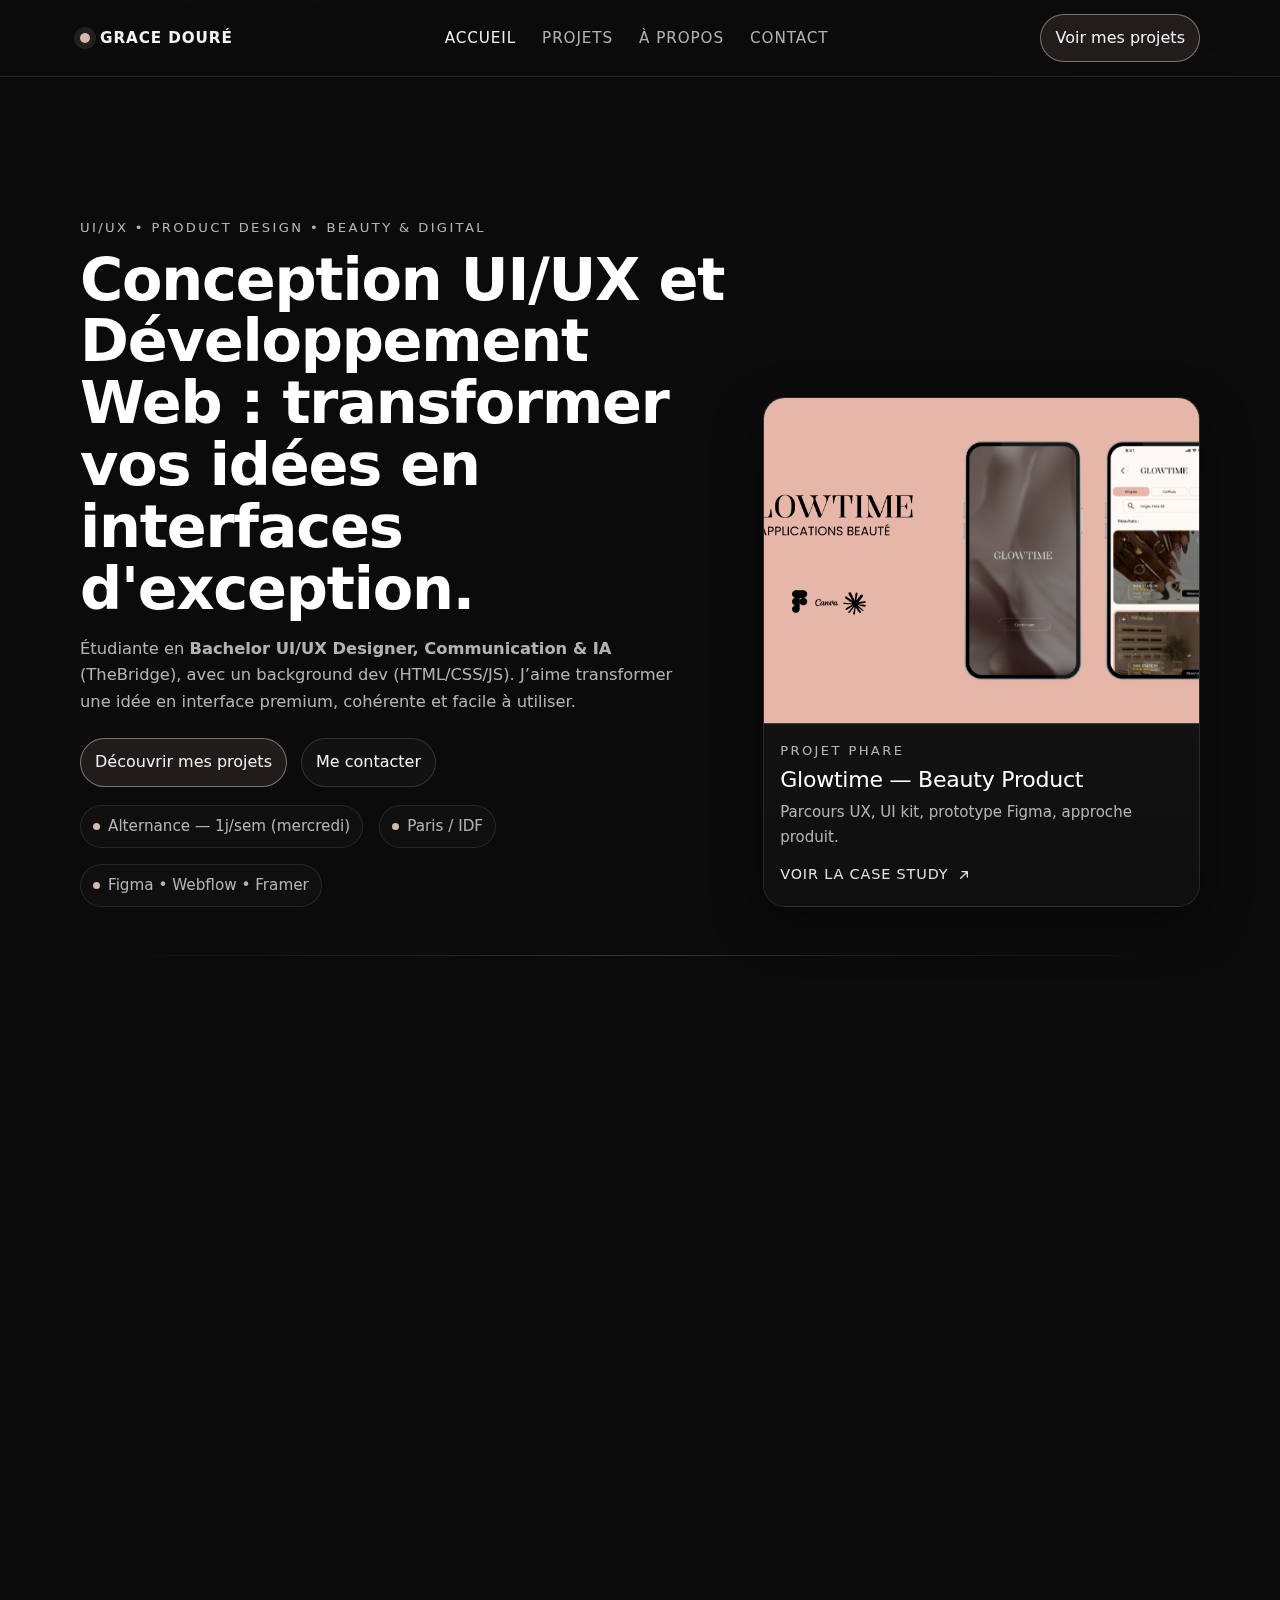
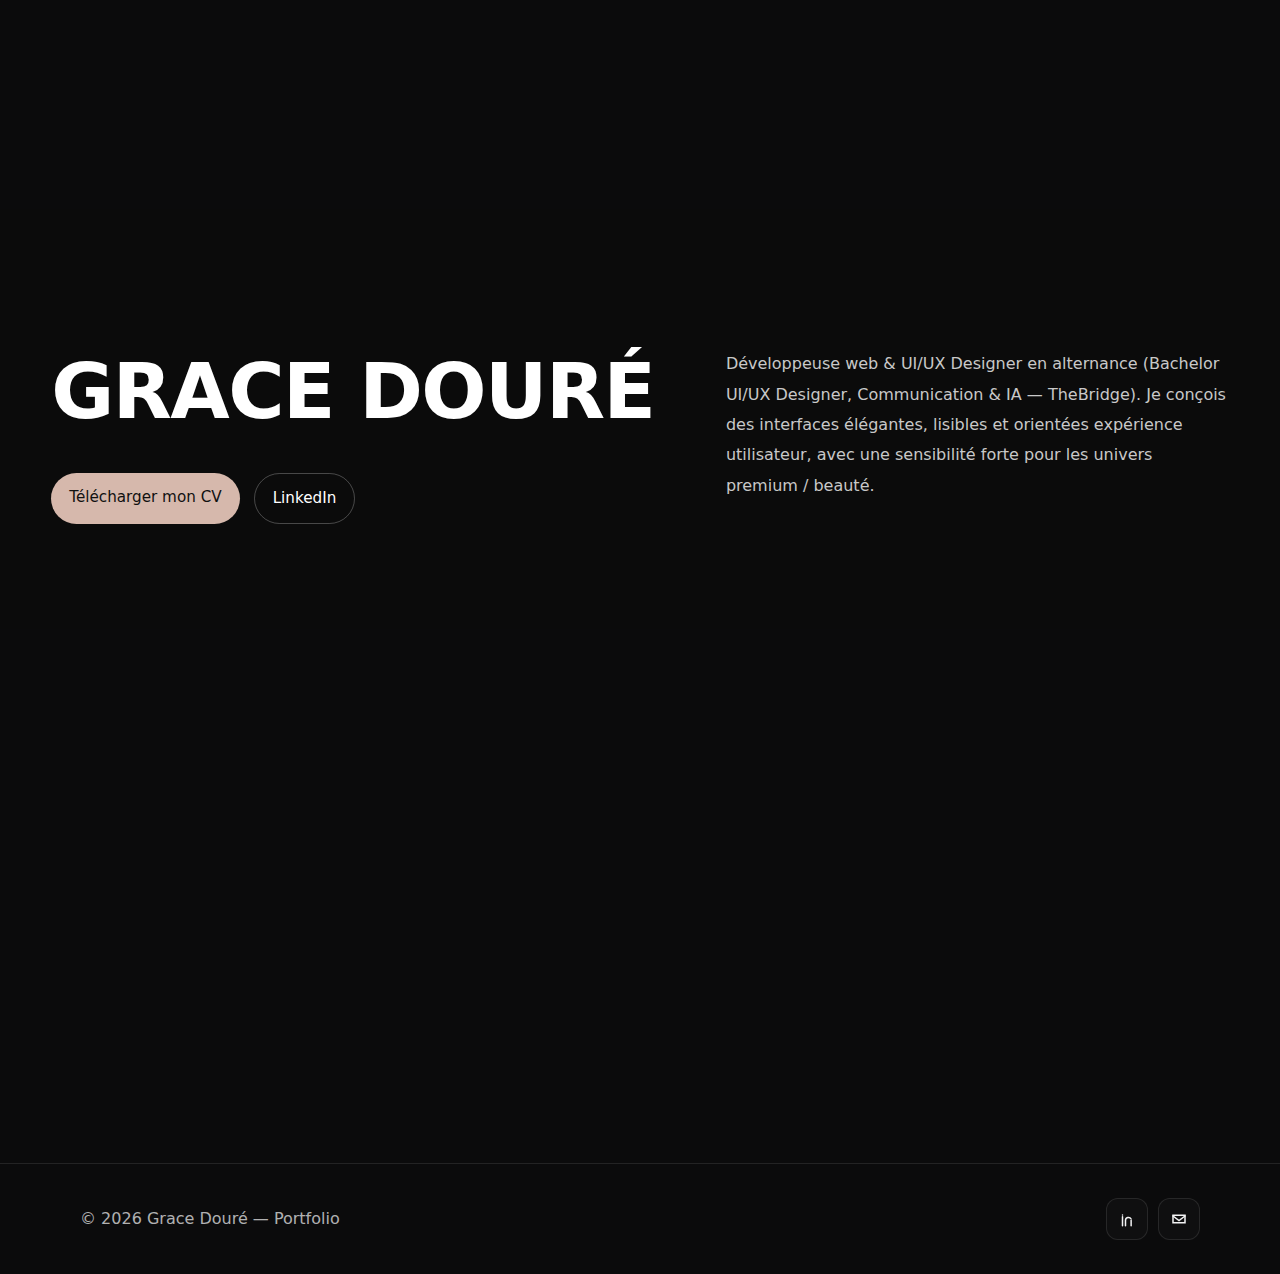
<file: index.html>
<!DOCTYPE html>
<html lang="fr">
  <head>
    <meta charset="utf-8" />
    <meta name="viewport" content="width=device-width, initial-scale=1" />
    <title>Grace Douré — UI/UX & Product Designer</title>
    <link rel="stylesheet" href="/assets/css/style.css" />
  </head>
  <body>
    <header class="nav">
      <div class="nav-inner">
        <a class="brand" href="index.html">
          <span class="brand-dot"></span>
          <span>Grace Douré</span>
        </a>

        <nav class="nav-links" aria-label="Navigation principale">
          <a href="index.html">Accueil</a>
          <a href="projects.html">Projets</a>
          <a href="about.html">À propos</a>
          <a href="contact.html">Contact</a>
        </nav>

        <div class="nav-cta">
          <a class="btn primary" href="projects.html">Voir mes projets</a>
          <button class="icon-btn" data-nav-toggle aria-label="Ouvrir le menu">
            <svg viewBox="0 0 24 24" fill="none">
              <path
                d="M4 7h16M4 12h16M4 17h16"
                stroke="currentColor"
                stroke-width="2"
                stroke-linecap="round"
              />
            </svg>
          </button>
        </div>
      </div>

      <div class="container mobile-panel">
        <a href="index.html">Accueil</a>
        <a href="projects.html">Projets</a>
        <a href="about.html">À propos</a>
        <a href="contact.html">Contact</a>
        <a class="btn primary" style="margin-top: 10px" href="projects.html"
          >Voir mes projets</a
        >
      </div>
    </header>

    <main>
      <section class="hero">
        <div class="container hero-grid reveal">
          <div class="hero-left">
            <div class="kicker">UI/UX • Product Design • Beauty & Digital</div>
            <h1 class="h1" style="margin-top: 10px">
              Conception UI/UX et Développement Web : transformer vos idées en interfaces d'exception.
            </h1>
            <p class="p">
              Étudiante en
              <strong>Bachelor UI/UX Designer, Communication & IA</strong>
              (TheBridge), avec un background dev (HTML/CSS/JS). J’aime
              transformer une idée en interface premium, cohérente et facile à
              utiliser.
            </p>
            

            <div class="hero-actions">
              <a class="btn primary" href="projects.html"
                >Découvrir mes projets</a
              >
              <a class="btn" href="contact.html">Me contacter</a>
            </div>

            <div class="hero-meta">
              <span class="chip"
                ><span class="dot"></span> Alternance — 1j/sem (mercredi)</span
              >
              <span class="chip"><span class="dot"></span> Paris / IDF</span>
              <span class="chip"
                ><span class="dot"></span> Figma • Webflow • Framer</span
              >

            </div>
          </div>
          <aside class="hero-card">
            <div class="img">
              <img src="/assets/img/1.png" alt="Aperçu portfolio" />
            </div>
            <div class="body">
              <div class="kicker">Projet phare</div>
              <div class="h3" style="margin-top:6px">Glowtime — Beauty Product</div>
              <p class="small">Parcours UX, UI kit, prototype Figma, approche produit.</p>
              <a class="link-arrow" href="project-glowtime.html">
                Voir la case study
                <svg viewBox="0 0 24 24" fill="none">
                  <path d="M7 17L17 7M17 7H9M17 7V15" stroke="currentColor" stroke-width="2" stroke-linecap="round"/>
                </svg>
              </a>
            </div>
          </aside>
        </div>

         
                </svg>
              </a>
            </div>
          </aside>
        </div>
        

        <div class="container">
          <div class="divider"></div>
        </div>
      </section>

      <section class="section">
        <div class="container reveal">
          <div class="kicker">Sélection</div>
          <h2 class="h2" style="margin-top: 10px">Mes projets</h2>
          <p class="p">
            Une sélection courte et qualitative, avec une logique produit et une
            esthétique premium.
          </p>

          <div class="cards">
            <article class="card">
              <div class="cover">
                <img src="/assets/img/1.png" alt="Glowtime cover" />
              </div>
              <div class="content">
                <div class="h3">Glowtime</div>
                <p class="small">
                  Application Beauty : parcours, UI kit, prototype.
                </p>
                <div class="tags">
                  <span class="tag">UX</span><span class="tag">UI</span
                  ><span class="tag">Figma</span>
                </div>
                <a class="link-arrow" href="project-glowtime.html">
                  Voir le projet
                  <svg viewBox="0 0 24 24" fill="none">
                    <path
                      d="M7 17L17 7M17 7H9M17 7V15"
                      stroke="currentColor"
                      stroke-width="2"
                      stroke-linecap="round"
                    />
                  </svg>
                </a>
              </div>
            </article>

            <article class="card">
              <div class="cover">
                <img src="/assets/img/Hotel lunéa.webp" alt="Lunéa cover" />
              </div>
              <div class="content">
                <div class="h3">Lunéa</div>
                <p class="small">
                  Plateforme premium : direction artistique & UI.
                </p>
                <div class="tags">
                  <span class="tag">UI</span><span class="tag">Brand</span
                  ><span class="tag">Web</span>
                </div>
                <a class="link-arrow" href="project-lunea.html">
                  Voir le projet
                  <svg viewBox="0 0 24 24" fill="none">
                    <path
                      d="M7 17L17 7M17 7H9M17 7V15"
                      stroke="currentColor"
                      stroke-width="2"
                      stroke-linecap="round"
                    />
                  </svg>
                </a>
              </div>
            </article>
          </div>

          <div style="margin-top: 18px">
            <a class="btn primary" href="projects.html"
              >Voir tous les projets</a
            >
          </div>
        </div>
      </section>

      <section class="hero">
        <div class="hero-container">
      
          <!-- Colonne gauche : Nom + CTA -->
          <div class="hero-left">
            <h1 class="hero-title">GRACE DOURÉ</h1>
      
            <div class="hero-actions">
              <!-- Mets ton vrai fichier CV dans /assets/cv/ -->
              <a class="btn-cv" href="/assets/img/Grace Douré CV tech.pdf" download>
                Télécharger mon CV
              </a>
      
              <!-- Optionnel : lien LinkedIn -->
              <a class="btn-outline" href="https://www.linkedin.com/in/grace-dd/" target="_blank" rel="noopener noreferrer">
                LinkedIn
              </a>
            </div>
          </div>
      
          <!-- Colonne droite : Photo + texte -->
          
      
            <p class="hero-text">
              Développeuse web & UI/UX Designer en alternance (Bachelor UI/UX Designer, Communication & IA — TheBridge).
              Je conçois des interfaces élégantes, lisibles et orientées expérience utilisateur, avec une sensibilité forte
              pour les univers premium / beauté.
            </p>
          </div>
      
        </div>
      </section>
      

      <section class="section">
        <div class="container reveal">
          <div class="strip">
            <div class="strip-grid">
              <div class="strip-item">
                <div class="h3">UX clair</div>
                <p class="small">
                  User flows, hiérarchie, micro-copy, accessibilité (bases).
                </p>
              </div>
              <div class="strip-item">
                <div class="h3">UI premium</div>
                <p class="small">
                  Typo, grilles, composants, cohérence, design system léger.
                </p>
              </div>
              <div class="strip-item">
                <div class="h3">Tech friendly</div>
                <p class="small">
                  HTML/CSS/JS : je conçois des interfaces réalistes et
                  intégrables.
                </p>
              </div>
            </div>
          </div>
        </div>
      </section>

      <section class="section">
        <div class="container reveal">
          <div class="kicker">Contact</div>
          <h2 class="h2" style="margin-top: 10px">On échange ?</h2>
          <p class="p">
            Je cherche une alternance en UI/UX / Product Design. Réponse rapide.
          </p>
          <div
            style="margin-top: 18px; display: flex; gap: 12px; flex-wrap: wrap"
          >
            <a class="btn primary" href="contact.html">Me contacter</a>
            <a class="btn" href="projects.html">Voir mes projets</a>
          </div>
        </div>
      </section>
    </main>

    <footer class="footer">
      <div class="footer-inner">
        <div>© <span id="y"></span> Grace Douré — Portfolio</div>
        <div class="social">
          <a href="#" aria-label="LinkedIn">
            <svg viewBox="0 0 24 24" fill="none">
              <path
                d="M6 9v12M6 6.5v.3"
                stroke="currentColor"
                stroke-width="2"
                stroke-linecap="round"
              />
              <path
                d="M10 21v-7a4 4 0 0 1 7.5-2"
                stroke="currentColor"
                stroke-width="2"
                stroke-linecap="round"
              />
              <path
                d="M17.5 21v-7"
                stroke="currentColor"
                stroke-width="2"
                stroke-linecap="round"
              />
            </svg>
          </a>
          <a href="#" aria-label="Email">
            <svg viewBox="0 0 24 24" fill="none">
              <path d="M4 7h16v10H4z" stroke="currentColor" stroke-width="2" />
              <path
                d="m4 8 8 6 8-6"
                stroke="currentColor"
                stroke-width="2"
                stroke-linecap="round"
              />
            </svg>
          </a>
        </div>
      </div>
    </footer>

    <script>
      document.getElementById("y").textContent = new Date().getFullYear();
    </script>
    <script src="assets/js/main.js"></script>
  </body>
</html>
</file>
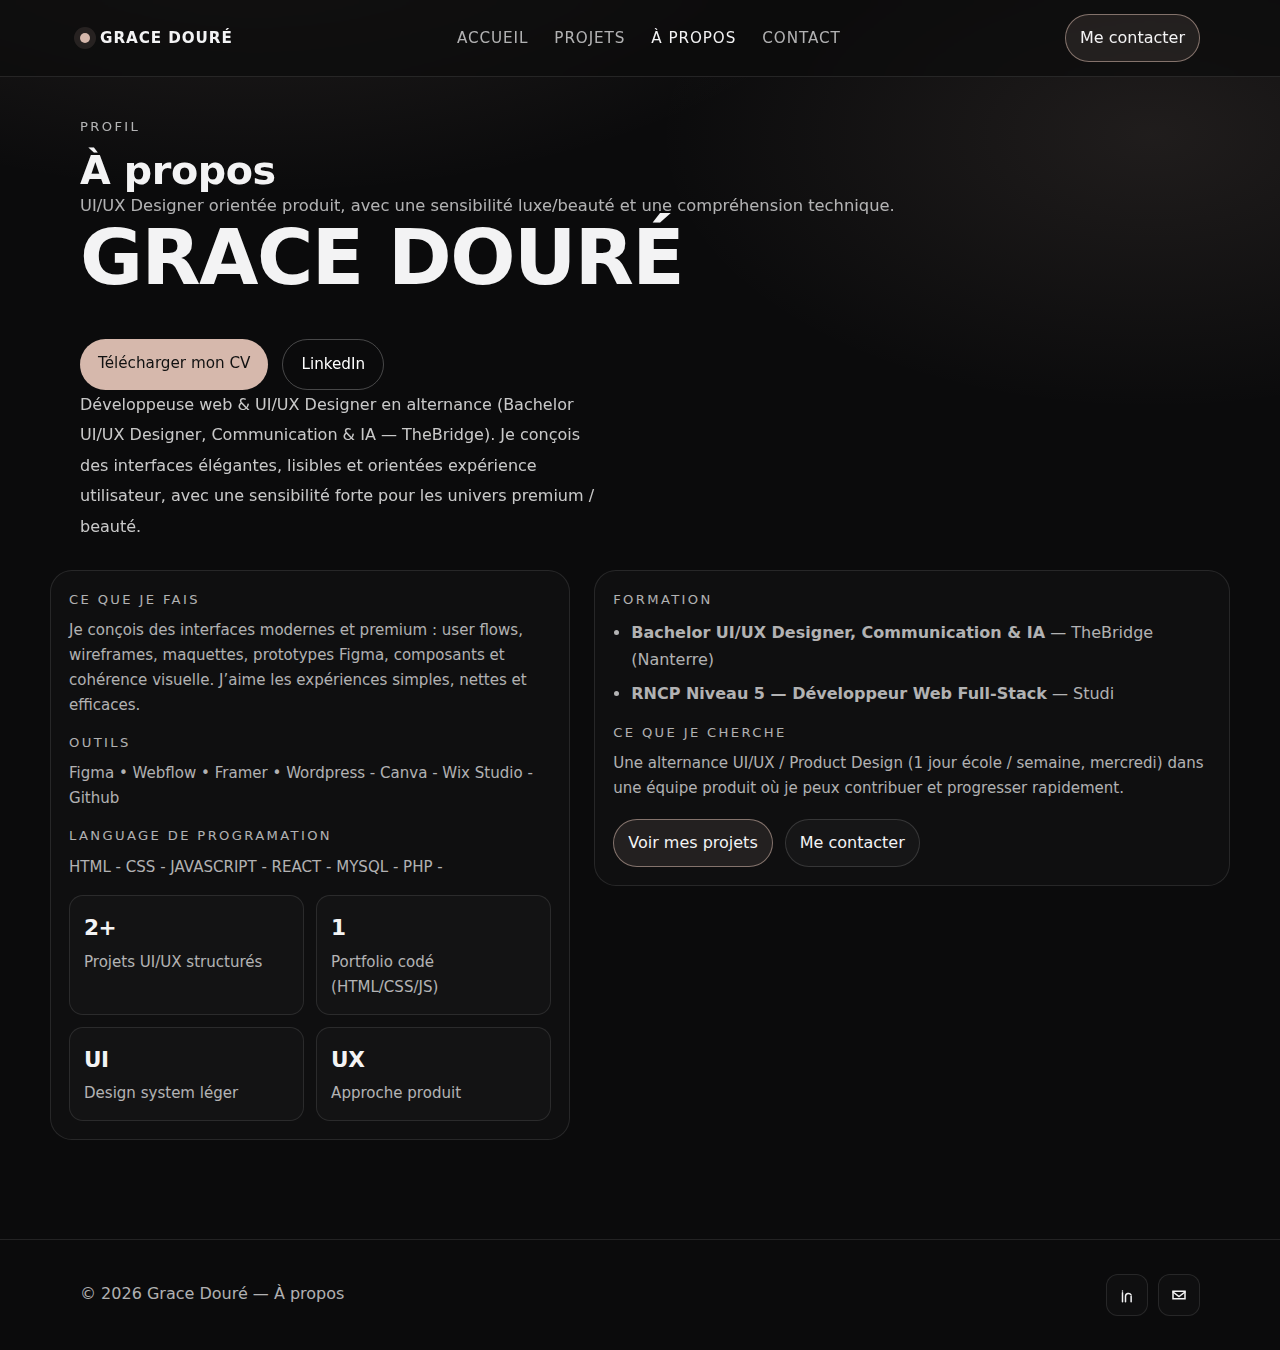
<file: about.html>
<!DOCTYPE html>
<html lang="fr">
  <head>
    <meta charset="utf-8" />
    <meta name="viewport" content="width=device-width, initial-scale=1" />
    <title>À propos — Grace Douré</title>
    <link rel="stylesheet" href="assets/css/style.css" />
  </head>
  <body>
    <header class="nav">
      <div class="nav-inner">
        <a class="brand" href="index.html"
          ><span class="brand-dot"></span><span>Grace Douré</span></a
        >
        <nav class="nav-links" aria-label="Navigation principale">
          <a href="index.html">Accueil</a>
          <a href="projects.html">Projets</a>
          <a href="about.html">À propos</a>
          <a href="contact.html">Contact</a>
        </nav>
        <div class="nav-cta">
          <a class="btn primary" href="contact.html">Me contacter</a>
          <button class="icon-btn" data-nav-toggle aria-label="Ouvrir le menu">
            <svg viewBox="0 0 24 24" fill="none">
              <path
                d="M4 7h16M4 12h16M4 17h16"
                stroke="currentColor"
                stroke-width="2"
                stroke-linecap="round"
              />
            </svg>
          </button>
        </div>
      </div>
      <div class="container mobile-panel">
        <a href="index.html">Accueil</a>
        <a href="projects.html">Projets</a>
        <a href="about.html">À propos</a>
        <a href="contact.html">Contact</a>
        <a class="btn primary" style="margin-top: 10px" href="contact.html"
          >Me contacter</a
        >
      </div>
    </header>

    <main class="section">
      <div class="container reveal">
        <div class="kicker">Profil</div>
        <h1 class="h2" style="margin-top: 10px">À propos</h1>
        <p class="p">
          UI/UX Designer orientée produit, avec une sensibilité luxe/beauté et
          une compréhension technique.
        </p>

        <!-- Colonne gauche : Nom + CTA -->
        <div class="hero-left">
          <h1 class="hero-title">GRACE DOURÉ</h1>

          <div class="hero-actions">
            <!-- Mets ton vrai fichier CV dans /assets/cv/ -->
            <a
              class="btn-cv"
              href="/assets/img/Grace Douré CV tech.pdf"
              download
            >
              Télécharger mon CV
            </a>

            <!-- Optionnel : lien LinkedIn -->
            <a
              class="btn-outline"
              href="https://www.linkedin.com/in/grace-dd/"
              target="_blank"
              rel="noopener noreferrer"
            >
              LinkedIn
            </a>
          </div>
        </div>

        <!-- Colonne droite : Photo + texte -->
        

          <p class="hero-text">
            Développeuse web & UI/UX Designer en alternance (Bachelor UI/UX
            Designer, Communication & IA — TheBridge). Je conçois des interfaces
            élégantes, lisibles et orientées expérience utilisateur, avec une
            sensibilité forte pour les univers premium / beauté.
          </p>
        </div>

        <div class="about-grid" style="margin-top: 22px">
          <div class="panel">
            <div class="kicker">Ce que je fais</div>
            <p class="small">
              Je conçois des interfaces modernes et premium : user flows,
              wireframes, maquettes, prototypes Figma, composants et cohérence
              visuelle. J’aime les expériences simples, nettes et efficaces.
            </p>

            <div class="kicker" style="margin-top: 14px">Outils</div>
            <p class="small">Figma • Webflow • Framer • Wordpress - Canva - Wix Studio - Github </p>

            <div class="kicker" style="margin-top: 14px">Language de programation</div>
            <p class="small"> HTML - CSS - JAVASCRIPT - REACT - MYSQL - PHP - </p>


            <div class="stats">
              <div class="stat">
                <div class="num">2+</div>
                <div class="small">Projets UI/UX structurés</div>
              </div>
              <div class="stat">
                <div class="num">1</div>
                <div class="small">Portfolio codé (HTML/CSS/JS)</div>
              </div>
              <div class="stat">
                <div class="num">UI</div>
                <div class="small">Design system léger</div>
              </div>
              <div class="stat">
                <div class="num">UX</div>
                <div class="small">Approche produit</div>
              </div>
            </div>
          </div>

          <div class="panel">
            <div class="kicker">Formation</div>
            <ul class="list">
              <li>
                <strong>Bachelor UI/UX Designer, Communication & IA</strong> —
                TheBridge (Nanterre)
              </li>
              <li>
                <strong>RNCP Niveau 5 — Développeur Web Full-Stack</strong> —
                Studi
              </li>
            </ul>

            <div class="kicker" style="margin-top: 14px">Ce que je cherche</div>
            <p class="small">
              Une alternance UI/UX / Product Design (1 jour école / semaine,
              mercredi) dans une équipe produit où je peux contribuer et
              progresser rapidement.
            </p>

            <div
              style="
                margin-top: 18px;
                display: flex;
                gap: 12px;
                flex-wrap: wrap;
              "
            >
              <a class="btn primary" href="projects.html">Voir mes projets</a>
              <a class="btn" href="contact.html">Me contacter</a>
            </div>
          </div>
        </div>
      </div>
    </main>

    <footer class="footer">
      <div class="footer-inner">
        <div>© <span id="y"></span> Grace Douré — À propos</div>
        <div class="social">
          <a href="#" aria-label="LinkedIn">
            <svg viewBox="0 0 24 24" fill="none">
              <path
                d="M6 9v12M6 6.5v.3"
                stroke="currentColor"
                stroke-width="2"
                stroke-linecap="round"
              />
              <path
                d="M10 21v-7a4 4 0 0 1 7.5-2"
                stroke="currentColor"
                stroke-width="2"
                stroke-linecap="round"
              />
              <path
                d="M17.5 21v-7"
                stroke="currentColor"
                stroke-width="2"
                stroke-linecap="round"
              />
            </svg>
          </a>
          <a href="#" aria-label="Email">
            <svg viewBox="0 0 24 24" fill="none">
              <path d="M4 7h16v10H4z" stroke="currentColor" stroke-width="2" />
              <path
                d="m4 8 8 6 8-6"
                stroke="currentColor"
                stroke-width="2"
                stroke-linecap="round"
              />
            </svg>
          </a>
        </div>
      </div>
    </footer>

    <script>
      document.getElementById("y").textContent = new Date().getFullYear();
    </script>
    <script src="assets/js/main.js"></script>
  </body>
</html>
</file>
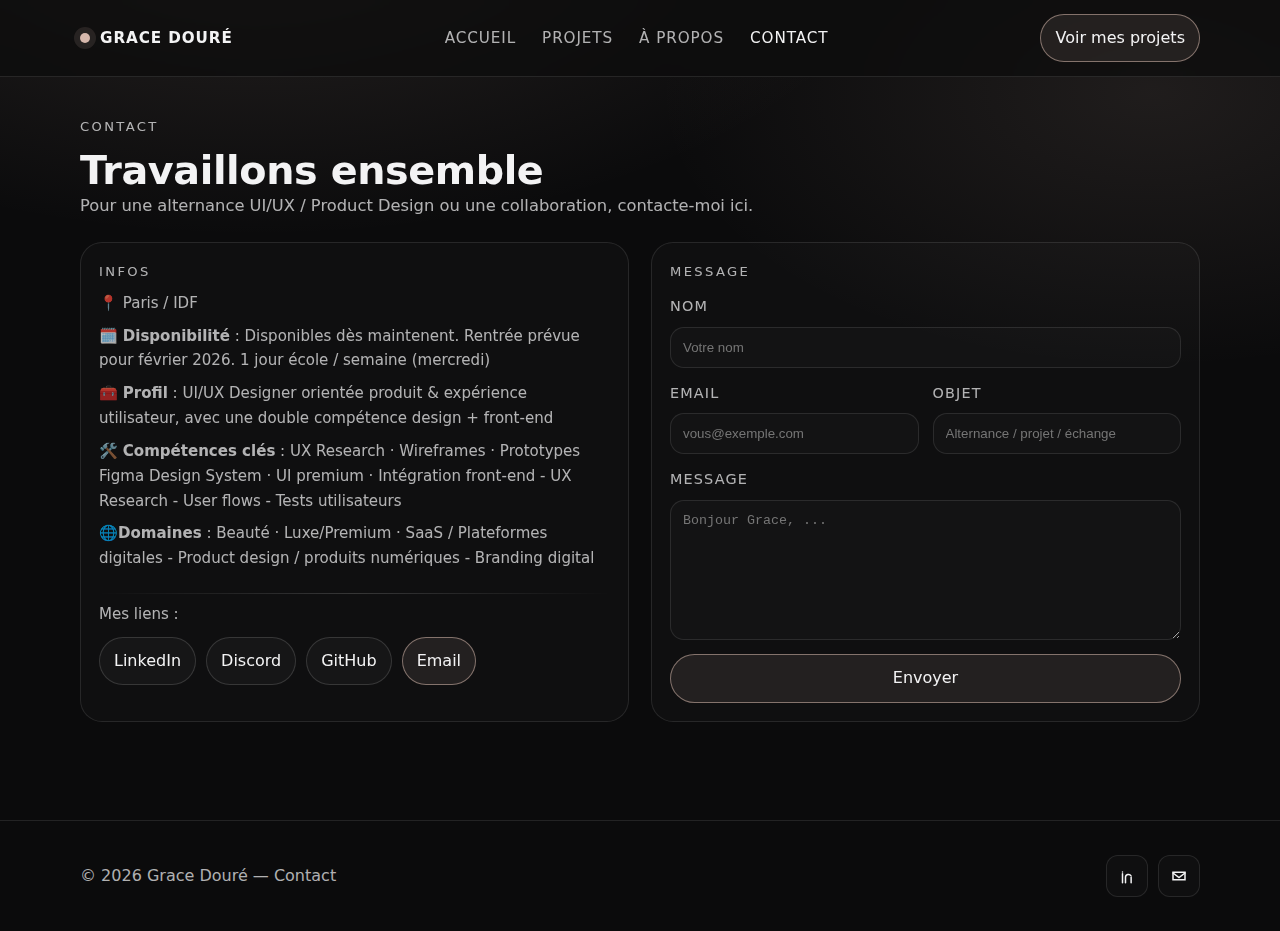
<file: contact.html>
<!DOCTYPE html>
<html lang="fr">
  <head>
    <meta charset="utf-8" />
    <meta name="viewport" content="width=device-width, initial-scale=1" />
    <title>Contact — Grace Douré</title>
    <link rel="stylesheet" href="assets/css/style.css" />
  </head>
  <body>
    <header class="nav">
      <div class="nav-inner">
        <a class="brand" href="index.html"
          ><span class="brand-dot"></span><span>Grace Douré</span></a
        >
        <nav class="nav-links" aria-label="Navigation principale">
          <a href="index.html">Accueil</a>
          <a href="projects.html">Projets</a>
          <a href="about.html">À propos</a>
          <a href="contact.html">Contact</a>
        </nav>
        <div class="nav-cta">
          <a class="btn primary" href="projects.html">Voir mes projets</a>
          <button class="icon-btn" data-nav-toggle aria-label="Ouvrir le menu">
            <svg viewBox="0 0 24 24" fill="none">
              <path
                d="M4 7h16M4 12h16M4 17h16"
                stroke="currentColor"
                stroke-width="2"
                stroke-linecap="round"
              />
            </svg>
          </button>
        </div>
      </div>
      <div class="container mobile-panel">
        <a href="index.html">Accueil</a>
        <a href="projects.html">Projets</a>
        <a href="about.html">À propos</a>
        <a href="contact.html">Contact</a>
        <a class="btn primary" style="margin-top: 10px" href="projects.html"
          >Voir mes projets</a
        >
      </div>
    </header>

    <main class="section">
      <div class="container reveal">
        <div class="kicker">Contact</div>
        <h1 class="h2" style="margin-top: 10px">Travaillons ensemble</h1>
        <p class="p">
          Pour une alternance UI/UX / Product Design ou une collaboration,
          contacte-moi ici.
        </p>

        <div class="contact-grid" style="margin-top: 22px">
          <div class="panel">
            <div class="kicker">Infos</div>
            <p class="small">📍 Paris / IDF</p>
            <p class="small">
              🗓️ <strong>Disponibilité</strong> : Disponibles dès maintenent.
              Rentrée prévue pour février 2026. 1 jour école / semaine
              (mercredi)
            </p>
            <p class="small">
              🧰 <strong>Profil</strong> : UI/UX Designer orientée produit &
              expérience utilisateur, avec une double compétence design +
              front-end
            </p>
            <p class="small">
              🛠️ <strong>Compétences clés</strong> : UX Research · Wireframes ·
              Prototypes Figma Design System · UI premium · Intégration
              front-end - UX Research - User flows - Tests utilisateurs
            </p>
            <p class="small">
              🌐<strong>Domaines</strong> : Beauté · Luxe/Premium · SaaS /
              Plateformes digitales - Product design / produits numériques -
              Branding digital
            </p>

            <div class="divider"></div>

            <p class="small">Mes liens :</p>
            <div
              style="
                display: flex;
                gap: 10px;
                flex-wrap: wrap;
                margin-top: 10px;
              "
            >
              <a
                class="btn"
                href="https://www.linkedin.com/in/grace-dd/"
                target="_blank"
                rel="noreferrer"
                >LinkedIn</a
              >
              <a
                class="btn"
                href="https://discord.com/channels/@me"
                target="_blank"
                rel="noreferrer"
                >Discord</a
              >
              <a
                class="btn"
                href="https://github.com/grcidd"
                target="_blank"
                rel="noreferrer"
                >GitHub</a
              >
              <a class="btn primary" href="mailto:grcidd25@gmail.com">Email</a>
            </div>
          </div>

          <form
            class="panel"
            action="mailto:grcidd25@gmail.com"
            method="post"
            enctype="text/plain"
          >
            <div class="kicker">Message</div>

            <div class="form-row" style="margin-top: 12px">
              <div class="field">
                <label for="name">Nom</label>
                <input id="name" type="text" placeholder="Votre nom" required />
              </div>

              <div class="form-row two">
                <div class="field">
                  <label for="email">Email</label>
                  <input
                    id="email"
                    type="email"
                    placeholder="vous@exemple.com"
                    required
                  />
                </div>
                <div class="field">
                  <label for="subject">Objet</label>
                  <input
                    id="subject"
                    type="text"
                    placeholder="Alternance / projet / échange"
                  />
                </div>
              </div>

              <div class="field">
                <label for="message">Message</label>
                <textarea
                  id="message"
                  placeholder="Bonjour Grace, ..."
                  required
                ></textarea>
              </div>

              <button class="btn primary" type="submit">Envoyer</button>
            </div>
          </form>
        </div>
      </div>
    </main>

    <footer class="footer">
      <div class="footer-inner">
        <div>© <span id="y"></span> Grace Douré — Contact</div>
        <div class="social">
          <a href="https://www.linkedin.com/in/grace-dd/" aria-label="LinkedIn">
            <svg viewBox="0 0 24 24" fill="none">
              <path
                d="M6 9v12M6 6.5v.3"
                stroke="currentColor"
                stroke-width="2"
                stroke-linecap="round"
              />
              <path
                d="M10 21v-7a4 4 0 0 1 7.5-2"
                stroke="currentColor"
                stroke-width="2"
                stroke-linecap="round"
              />
              <path
                d="M17.5 21v-7"
                stroke="currentColor"
                stroke-width="2"
                stroke-linecap="round"
              />
            </svg>
          </a>
          <a href="mailto:grcidd25@gmail.com" aria-label="Email">
            <svg viewBox="0 0 24 24" fill="none">
              <path d="M4 7h16v10H4z" stroke="currentColor" stroke-width="2" />
              <path
                d="m4 8 8 6 8-6"
                stroke="currentColor"
                stroke-width="2"
                stroke-linecap="round"
              />
            </svg>
          </a>
        </div>
      </div>
    </footer>

    <script>
      document.getElementById("y").textContent = new Date().getFullYear();
    </script>
    <script src="assets/js/main.js"></script>
  </body>
</html>
</file>
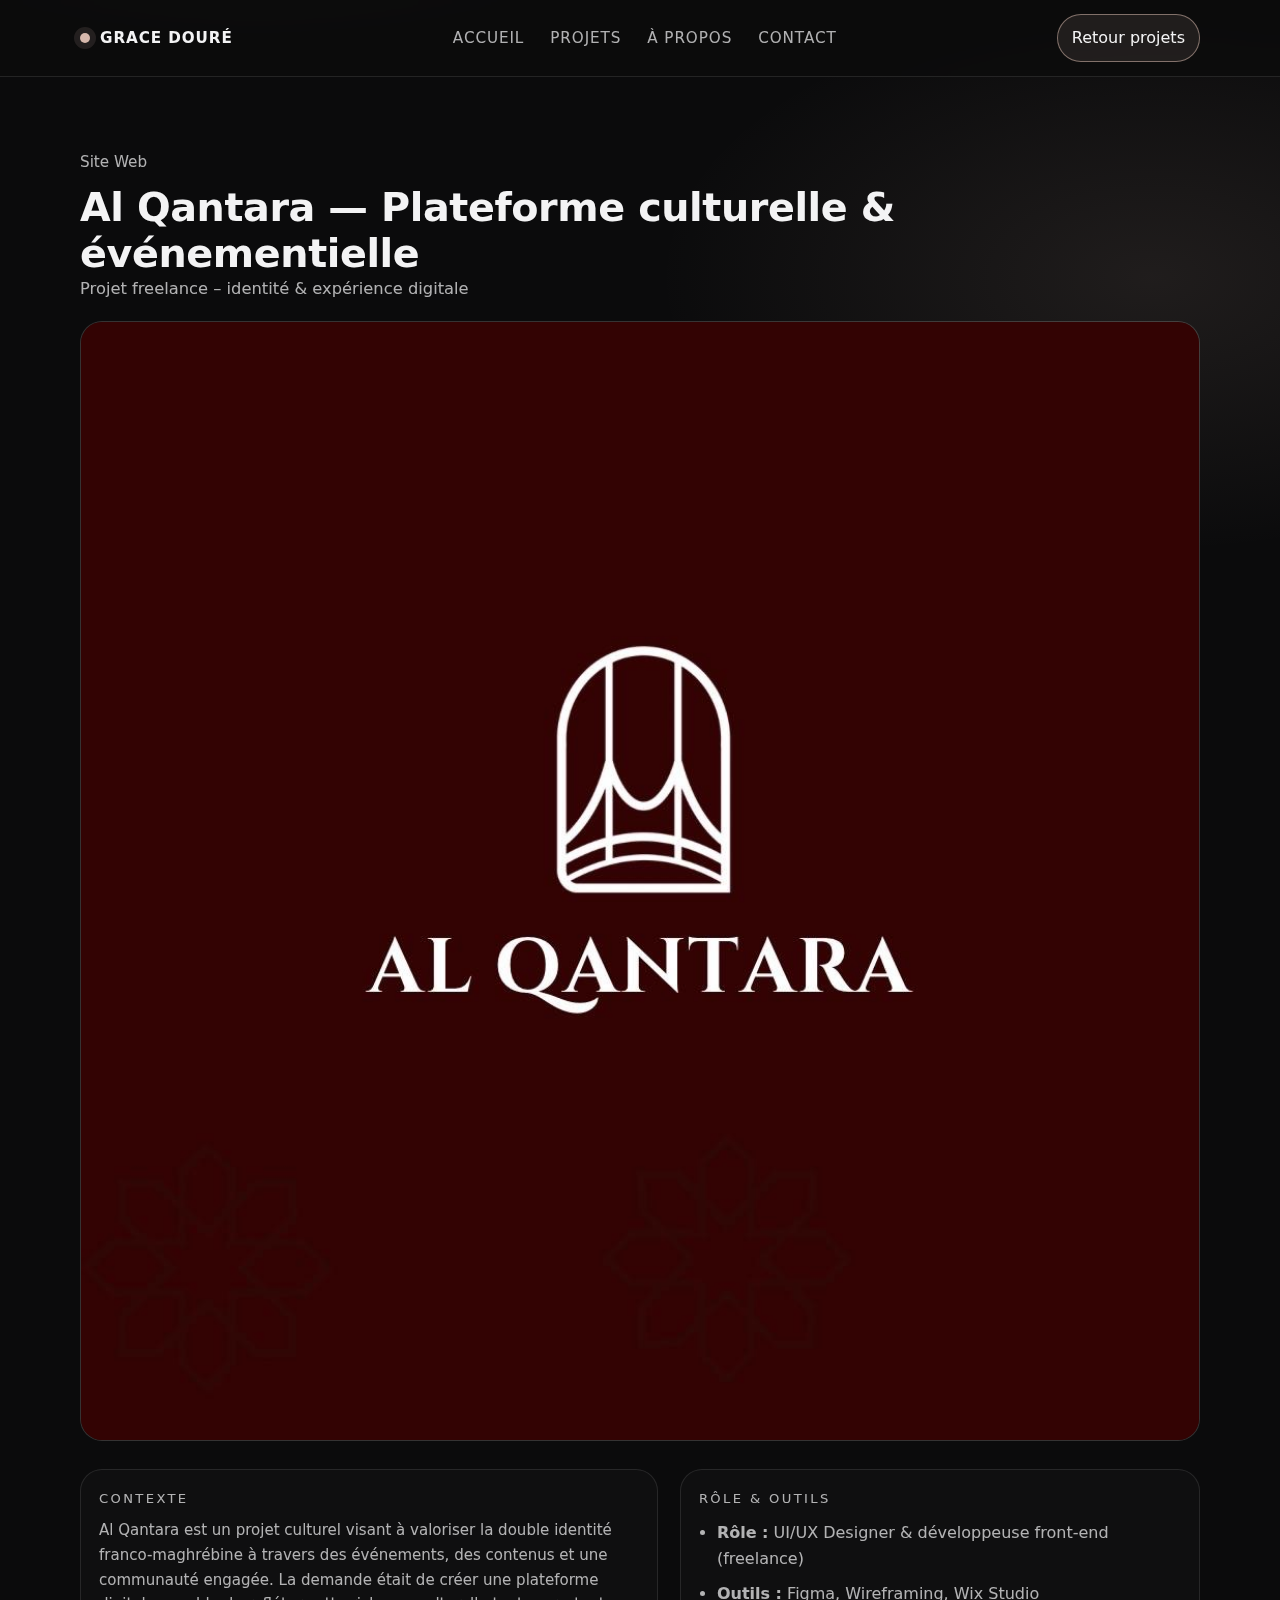
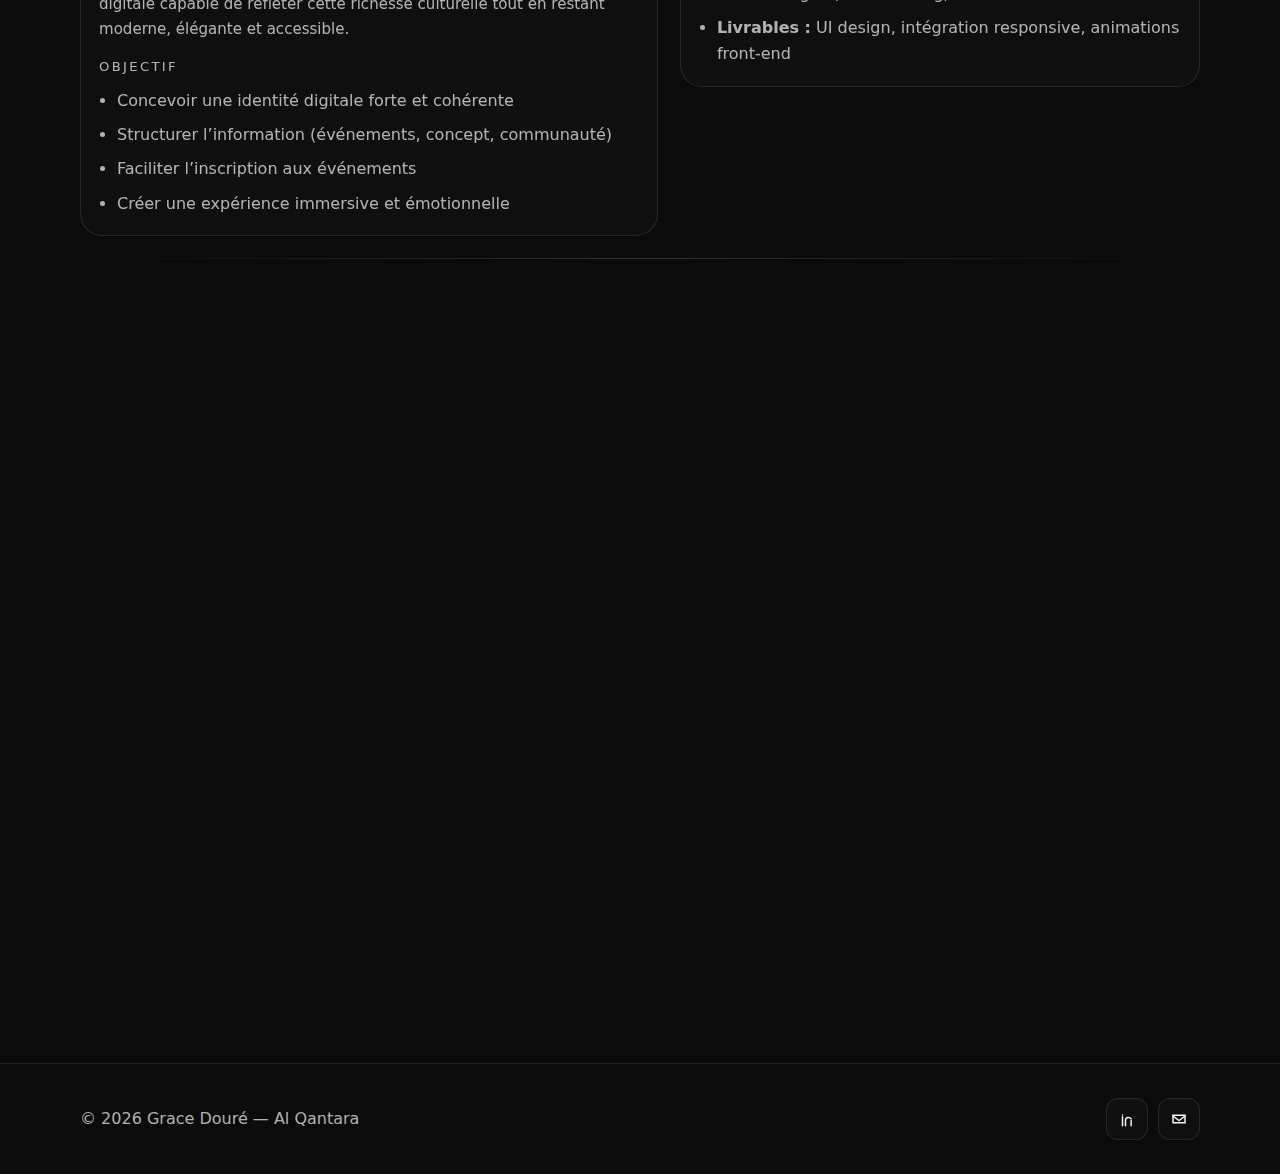
<file: project-alqantara.html>
<!DOCTYPE html>
<html lang="fr">
  <head>
    <meta charset="utf-8" />
    <meta name="viewport" content="width=device-width, initial-scale=1" />
    <title>Al Qantara </title>
    <link rel="stylesheet" href="assets/css/style.css" />
  </head>
  <body>
    <header class="nav">
      <div class="nav-inner">
        <a class="brand" href="index.html"
          ><span class="brand-dot"></span><span>Grace Douré</span></a
        >
        <nav class="nav-links" aria-label="Navigation principale">
          <a href="index.html">Accueil</a>
          <a href="projects.html">Projets</a>
          <a href="about.html">À propos</a>
          <a href="contact.html">Contact</a>
        </nav>
        <div class="nav-cta">
          <a class="btn primary" href="projects.html">Retour projets</a>
          <button class="icon-btn" data-nav-toggle aria-label="Ouvrir le menu">
            <svg viewBox="0 0 24 24" fill="none">
              <path
                d="M4 7h16M4 12h16M4 17h16"
                stroke="currentColor"
                stroke-width="2"
                stroke-linecap="round"
              />
            </svg>
          </button>
        </div>
      </div>
      <div class="container mobile-panel">
        <a href="index.html">Accueil</a>
        <a href="projects.html">Projets</a>
        <a href="about.html">À propos</a>
        <a href="contact.html">Contact</a>
        <a class="btn primary" style="margin-top: 10px" href="projects.html"
          >Retour projets</a
        >
      </div>
    </header>

    <main class="section">
      <div class="container page-head reveal">
        <div class="breadcrumb">
          <a href="projects.html"></a> <span>Site Web</span>
        </div>
        <h1 class="h2" style="margin-top: 10px">Al Qantara — Plateforme culturelle & événementielle</h1>
        <p class="p">
            Projet freelance – identité & expérience digitale
        </p>

        <div class="cover-wide">
          <img src="/assets/img/Logo al qantra.JPG" alt="Huda cover" />
        </div>

        <div class="two-col">
          <section class="panel">
            <div class="kicker">Contexte</div>
            <p class="small">
                Al Qantara est un projet culturel visant à valoriser la double identité franco-maghrébine à travers des événements, des contenus et une communauté engagée.
La demande était de créer une plateforme digitale capable de refléter cette richesse culturelle tout en restant moderne, élégante et accessible.
            </p>

            <div class="kicker" style="margin-top: 14px">Objectif</div>
            <ul class="list">
              <li>
                Concevoir une identité digitale forte et cohérente
              </li>
              <li>
                Structurer l’information (événements, concept, communauté)
              </li>
              <li>Faciliter l’inscription aux événements</li>
              <li>
                Créer une expérience immersive et émotionnelle
              </li>
            </ul>
          </section>

          <aside class="panel">
            <div class="kicker">Rôle & Outils</div>
            <ul class="list">
              <li>
                <strong>Rôle :</strong> UI/UX Designer & développeuse front-end (freelance)
              </li>
              <li><strong>Outils :</strong> Figma, Wireframing, Wix Studio</li>
              <li><strong>Livrables :</strong> UI design, intégration responsive, animations front-end</li>
            </ul>
          </aside>
        </div>
      

        <div class="divider"></div>

        <section style="margin-top: 22px" class="reveal">
          <div class="kicker">Aperçus</div>
          <h2 class="h2" style="margin-top: 10px">UI</h2>

          <a class="btn primary" href="https://gracedoure1234.wixstudio.com/alqantara">Voir le site web</a>

          <div class="gallery">
            <div class="shot">
              <img src="/assets/img/alqantara figma1.png" alt="Screen 1" />
            </div>
            <div class="shot">
              <img src="/assets/img/alqantara figma2.png" alt="Screen 2" />
            </div>
            <div class="shot">
                <img src="/assets/img/alqantara figma3.png" alt="Screen 2" />
              </div>
              
             
           <div
            style="margin-top: 18px; display: flex; gap: 12px; flex-wrap: wrap"
          >
            <a class="btn primary" href="projects.html">Retour à la liste</a>
            <a class="btn" href="contact.html">Me contacter</a>
          </div>
        </section>
      </div>
    </main>

    <footer class="footer">
      <div class="footer-inner">
        <div>© <span id="y"></span> Grace Douré — Al Qantara</div>
        <div class="social">
          <a href="https://www.linkedin.com/in/grace-dd/" aria-label="LinkedIn">
            <svg viewBox="0 0 24 24" fill="none">
              <path
                d="M6 9v12M6 6.5v.3"
                stroke="currentColor"
                stroke-width="2"
                stroke-linecap="round"
              />
              <path
                d="M10 21v-7a4 4 0 0 1 7.5-2"
                stroke="currentColor"
                stroke-width="2"
                stroke-linecap="round"
              />
              <path
                d="M17.5 21v-7"
                stroke="currentColor"
                stroke-width="2"
                stroke-linecap="round"
              />
            </svg>
          </a>
          <a href="grcidd25@gmail.com" aria-label="Email">
            <svg viewBox="0 0 24 24" fill="none">
              <path d="M4 7h16v10H4z" stroke="currentColor" stroke-width="2" />
              <path
                d="m4 8 8 6 8-6"
                stroke="currentColor"
                stroke-width="2"
                stroke-linecap="round"
              />
            </svg>
          </a>
        </div>
      </div>
    </footer>

    <script>
      document.getElementById("y").textContent = new Date().getFullYear();
    </script>
    <script src="assets/js/main.js"></script>
  </body>
</html>
</file>
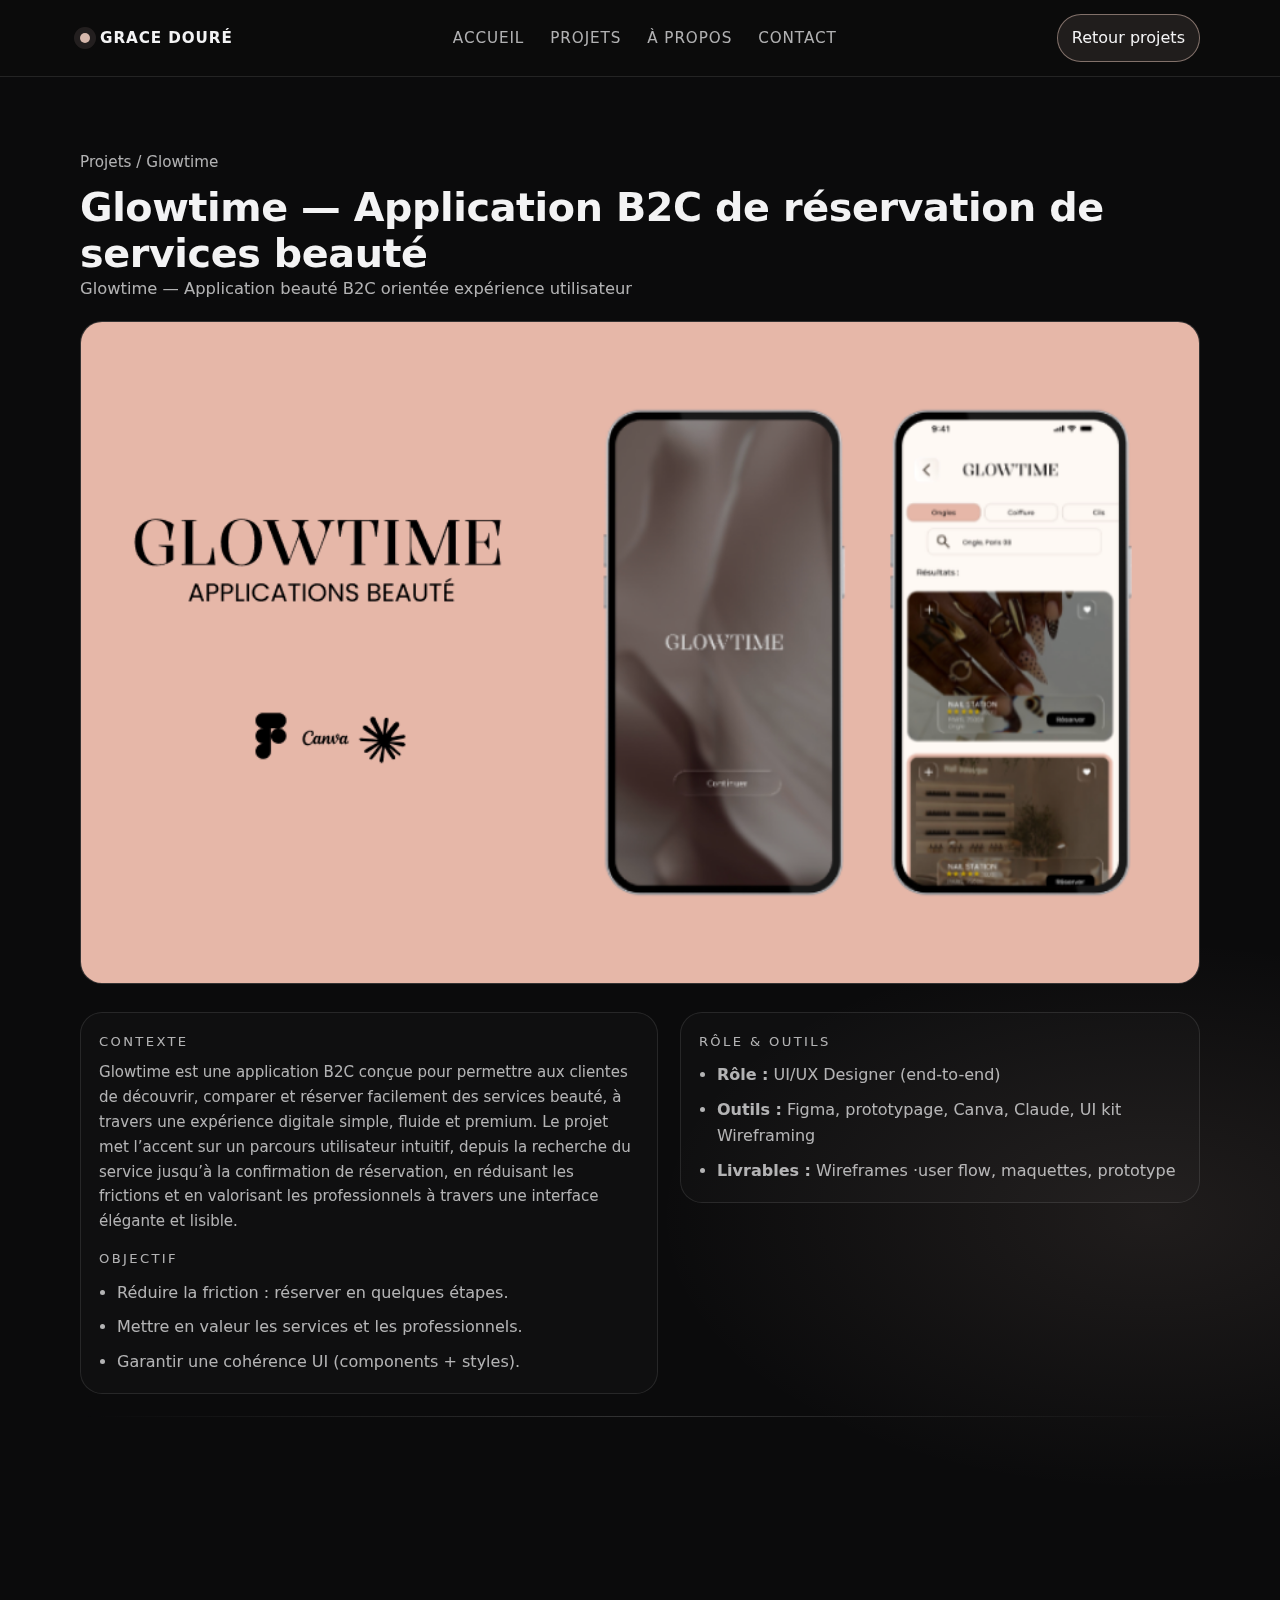
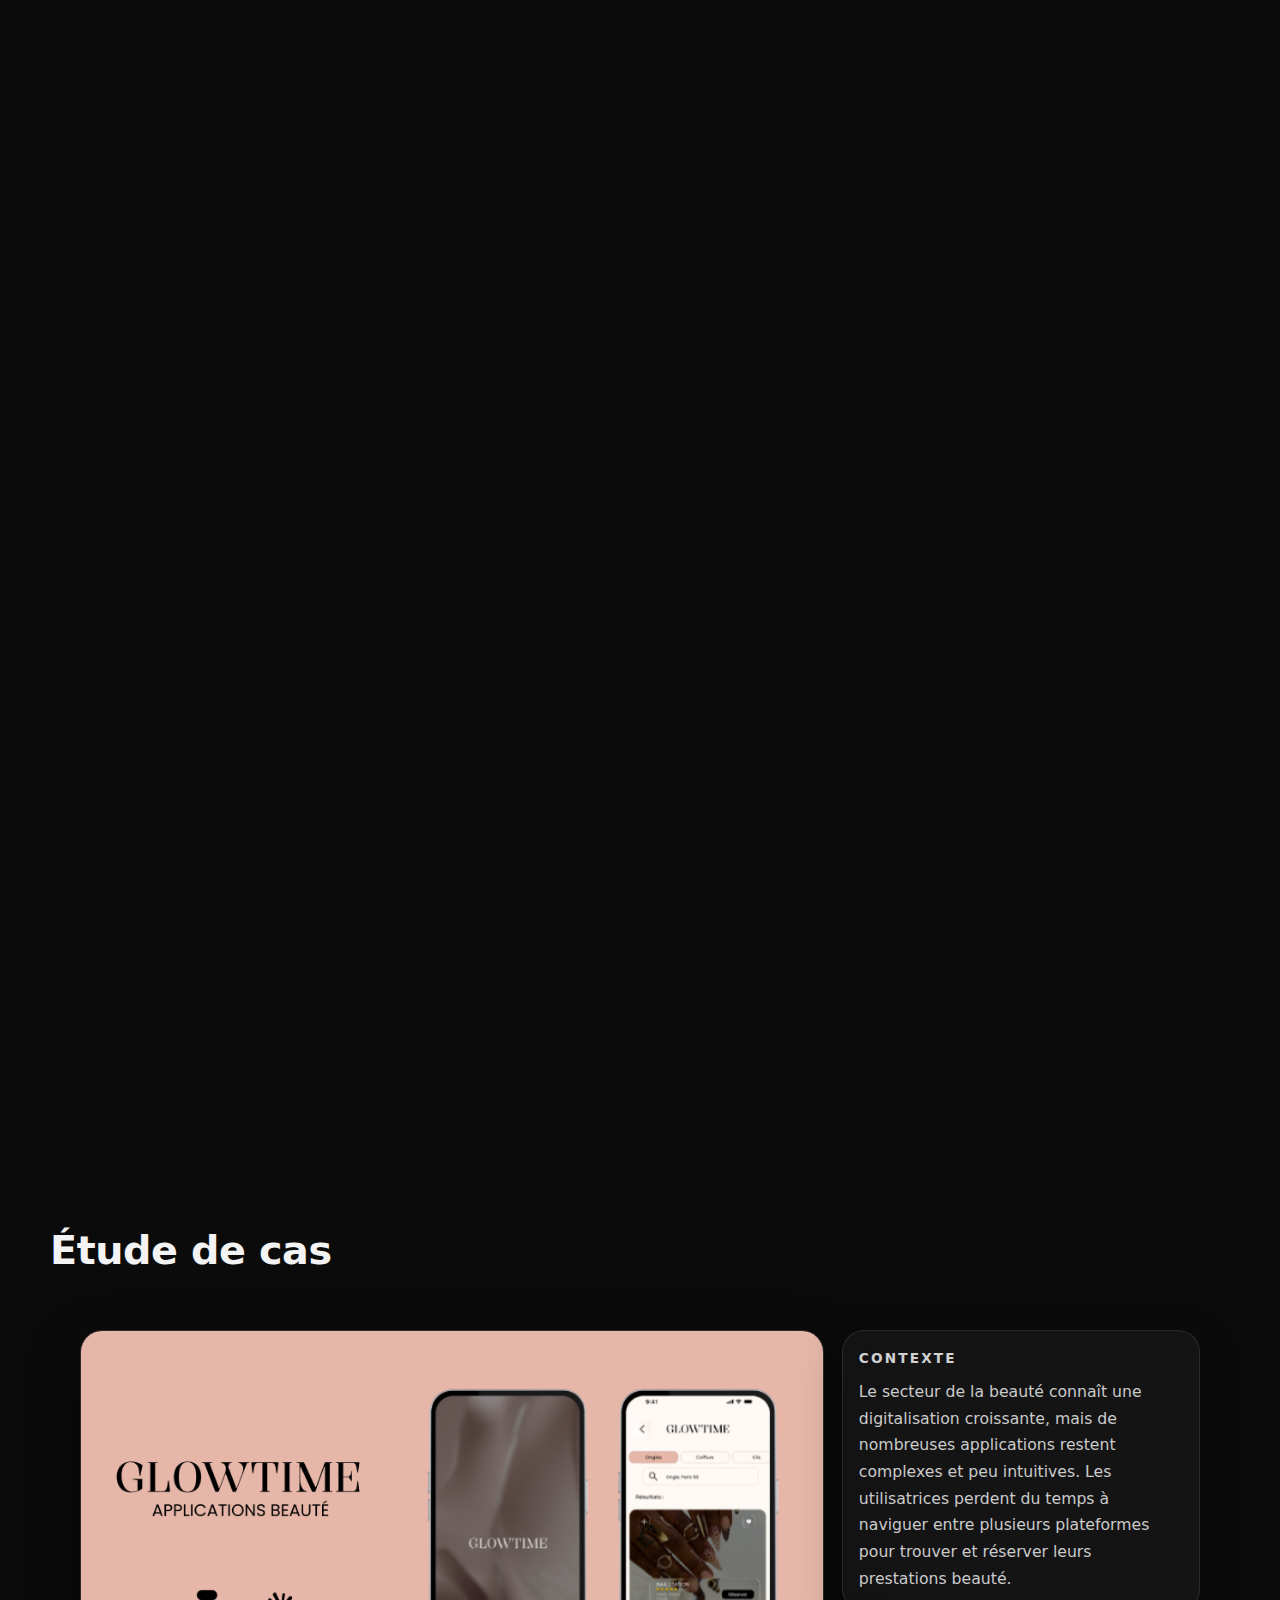
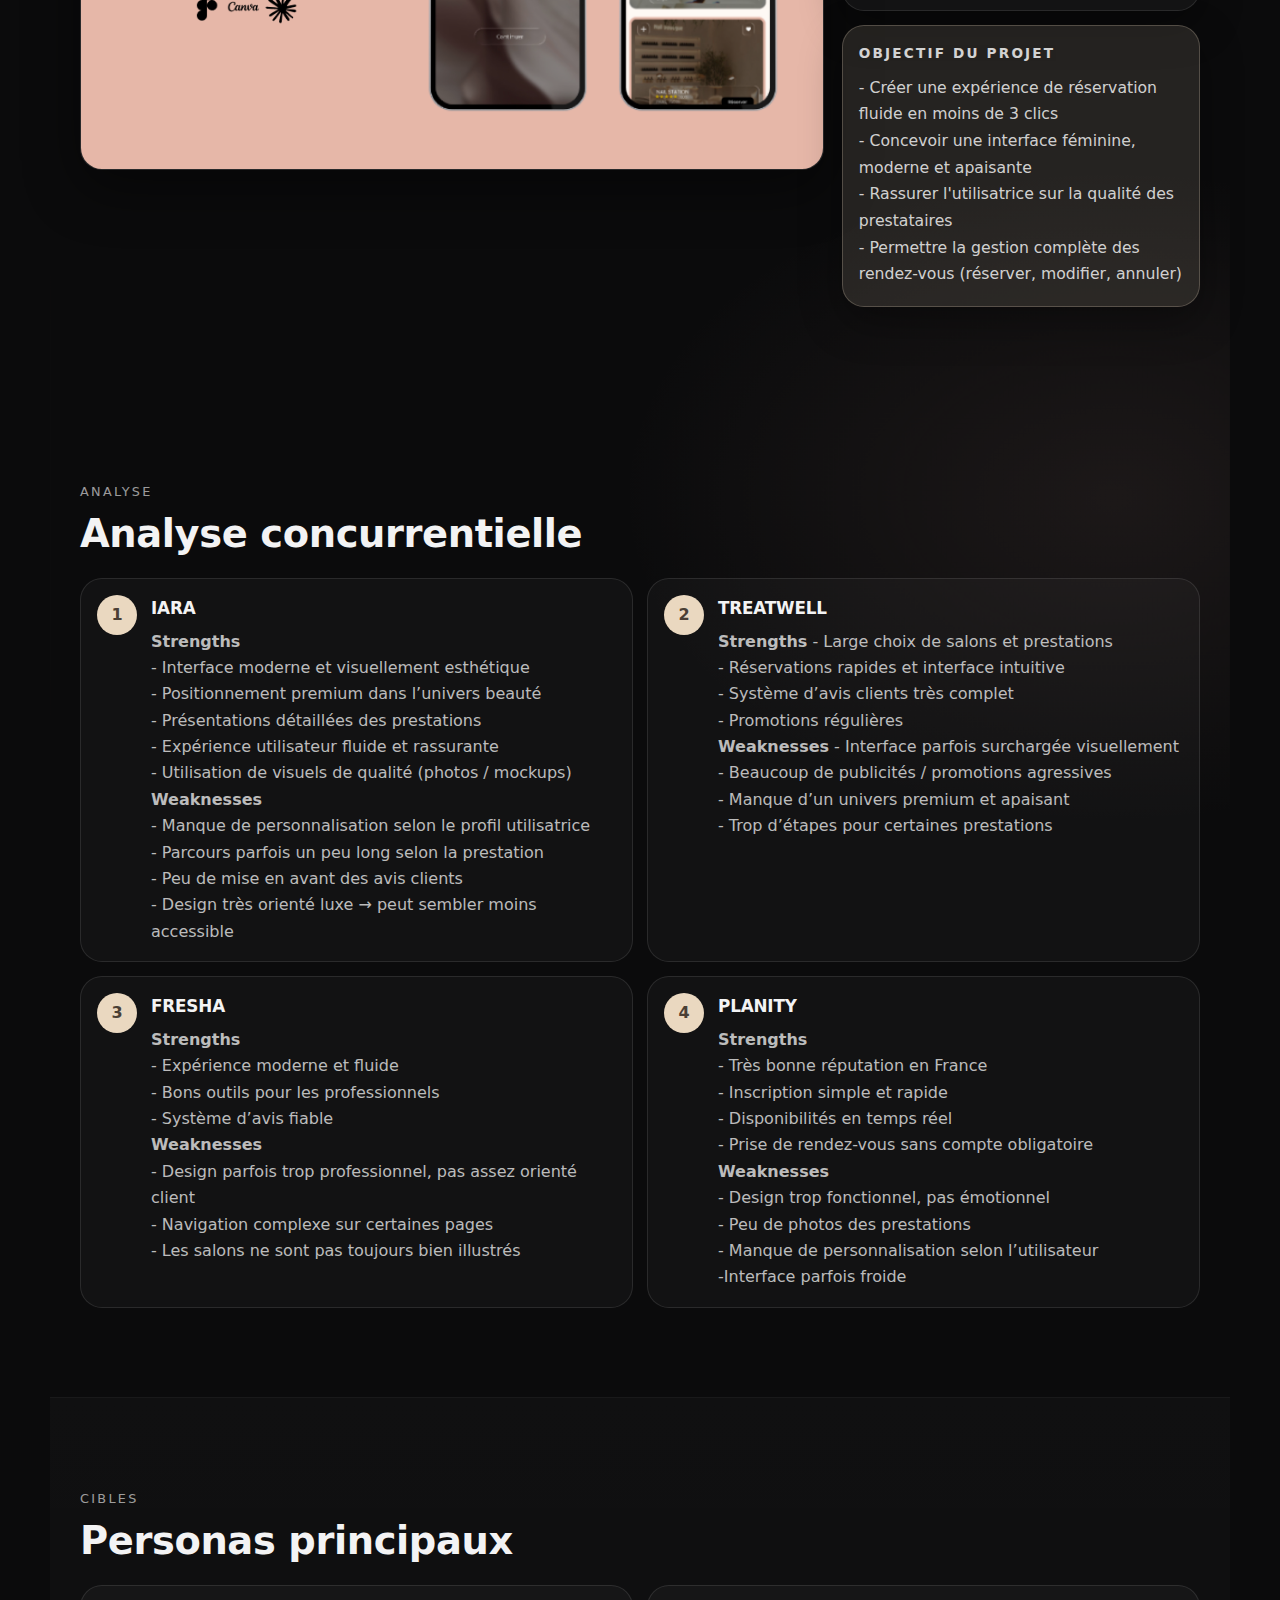
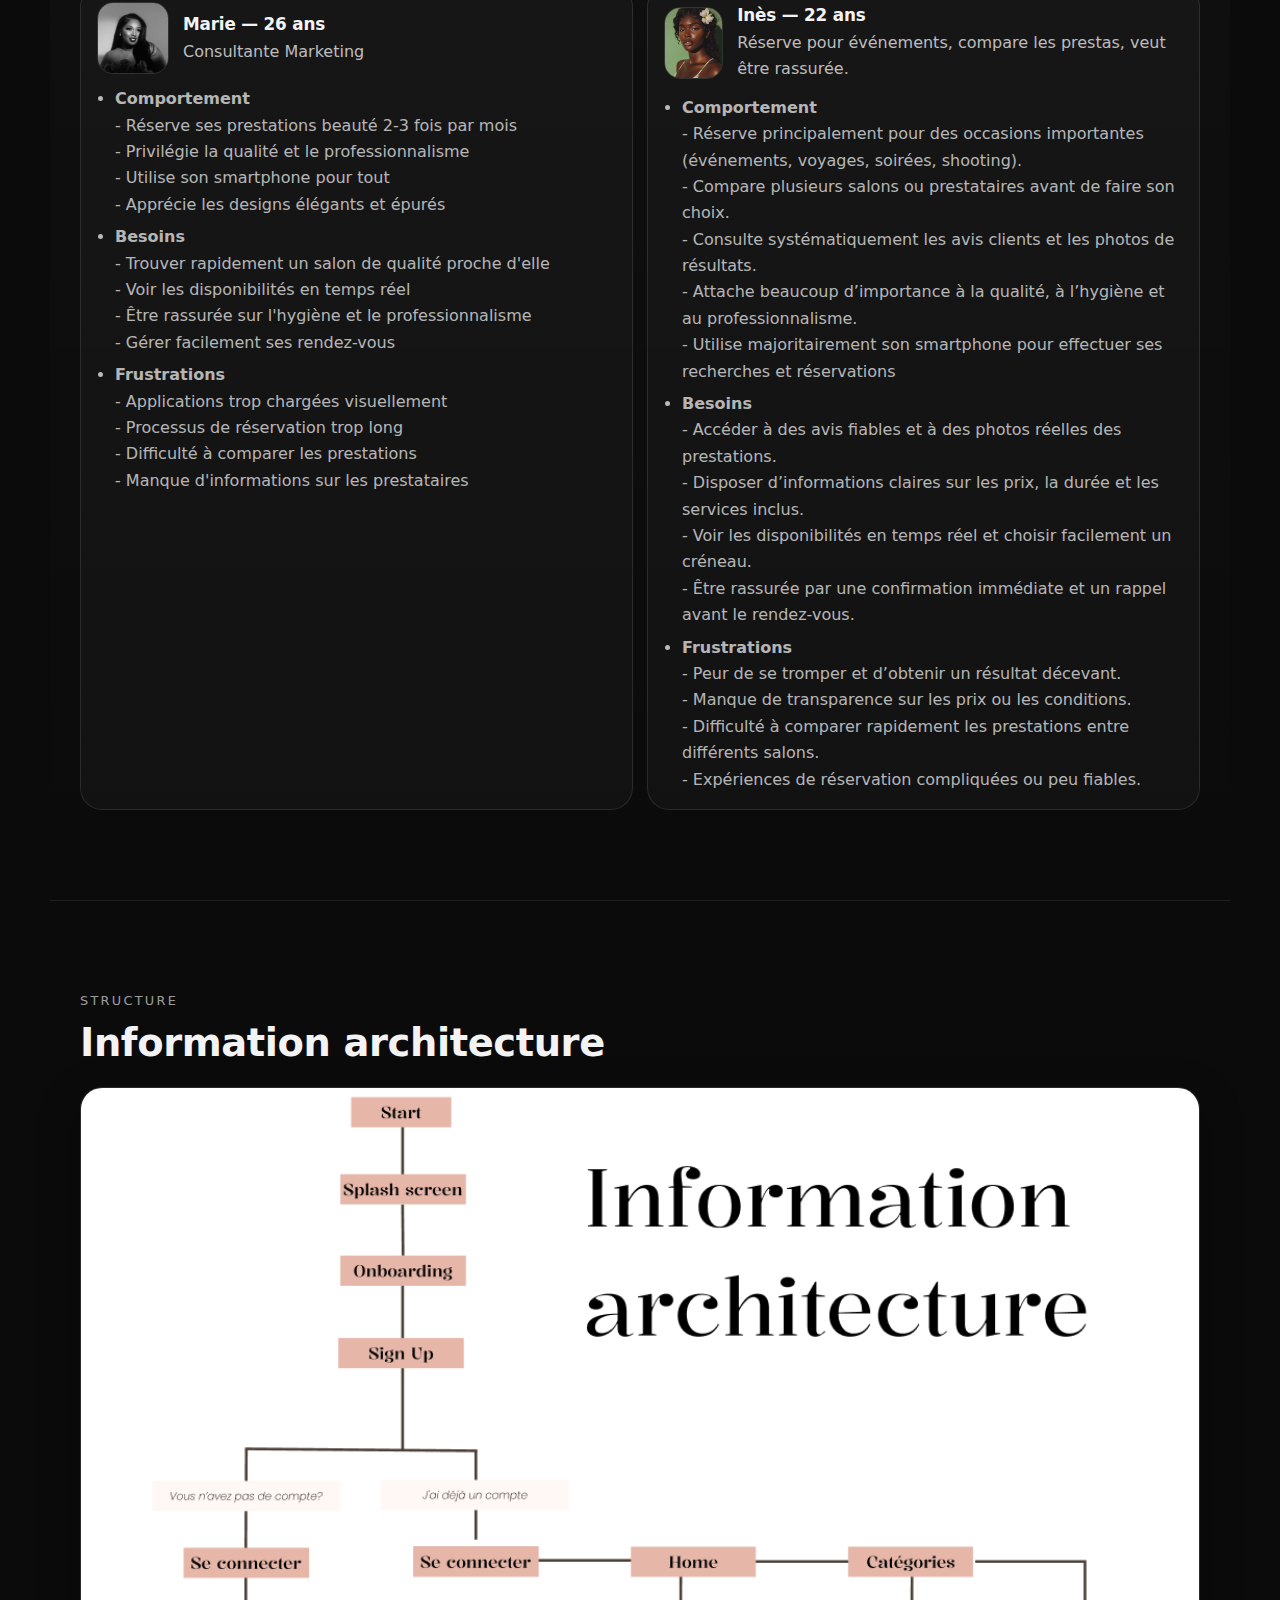
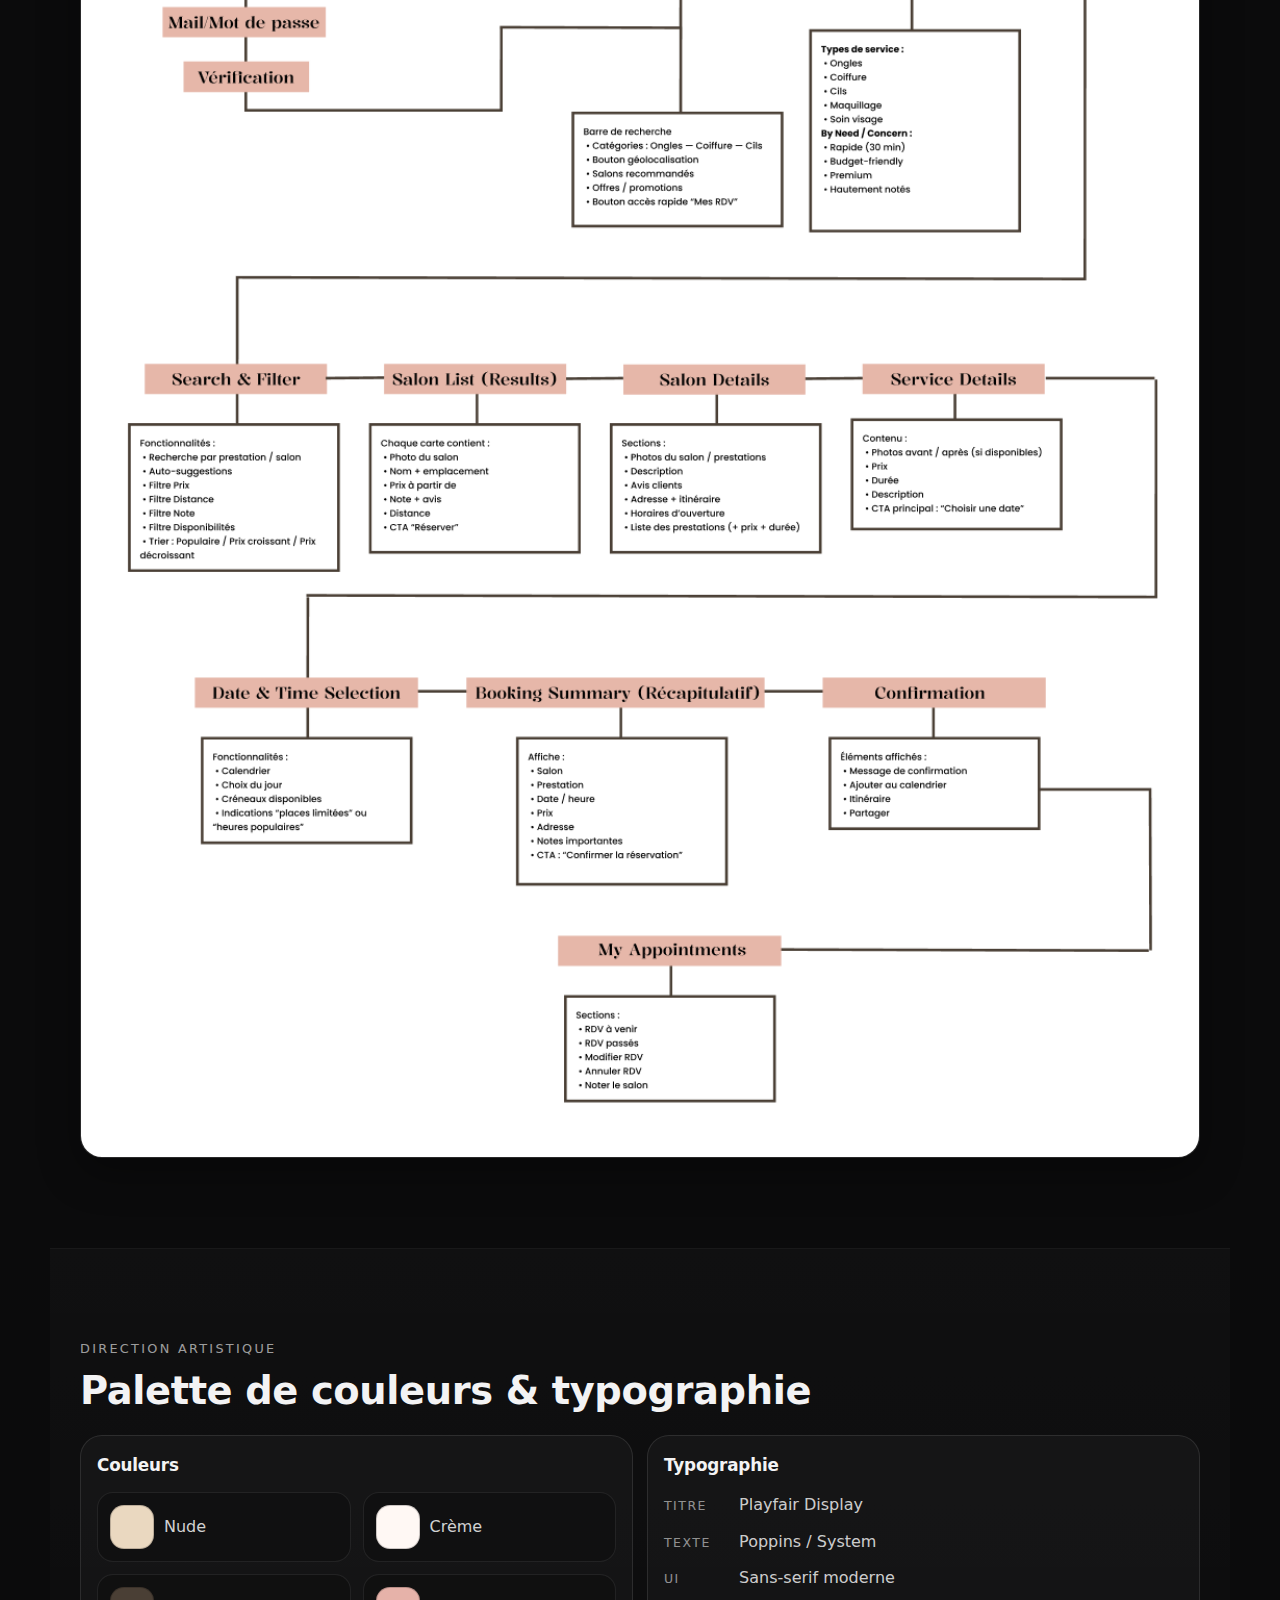
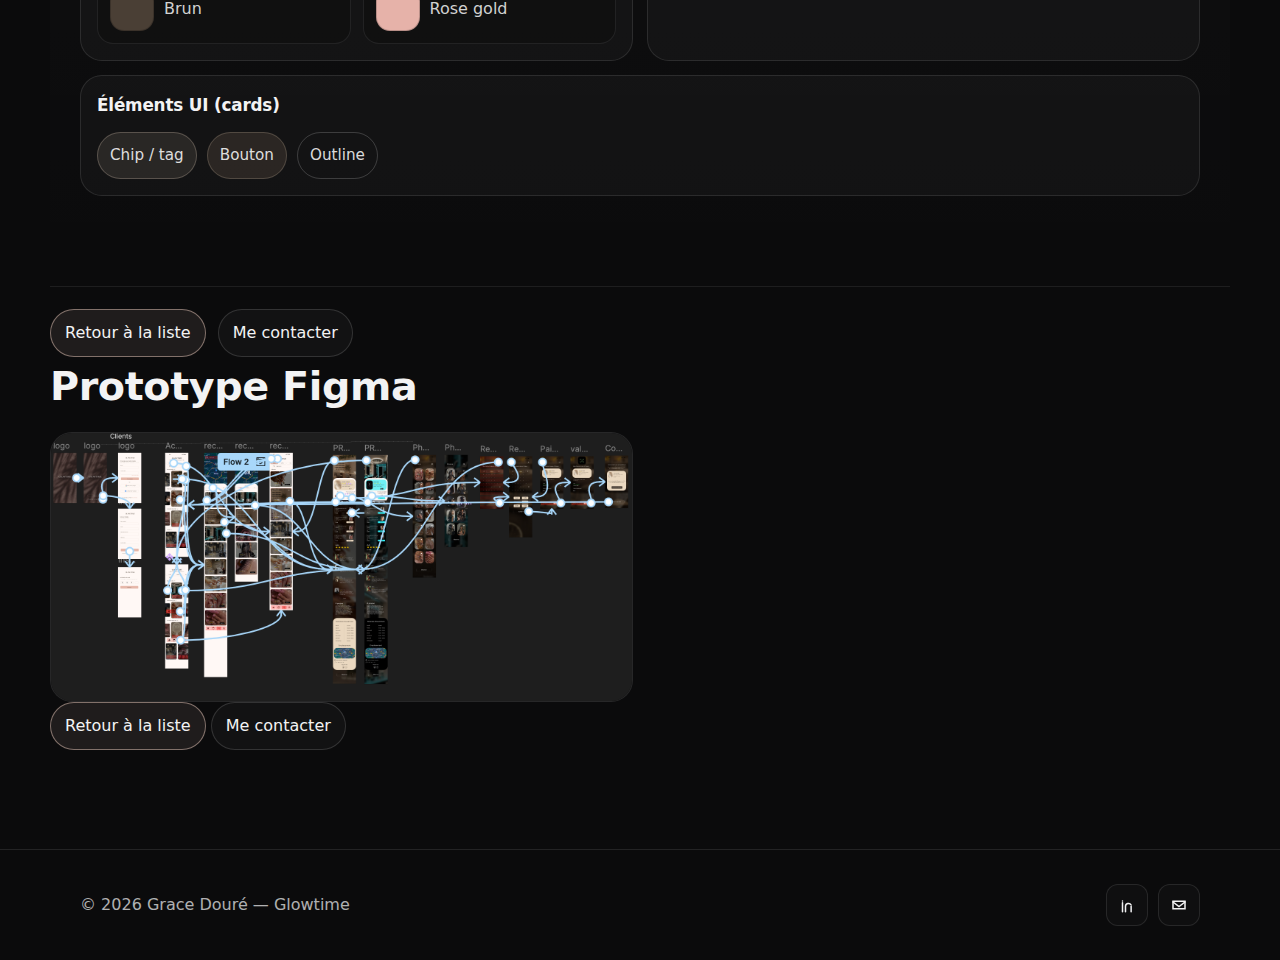
<file: project-glowtime.html>
<!DOCTYPE html>
<html lang="fr">
  <head>
    <meta charset="utf-8" />
    <meta name="viewport" content="width=device-width, initial-scale=1" />
    <title>Glowtime — Application B2C de réservation de services beauté</title>
    <link rel="stylesheet" href="assets/css/style.css" />
  </head>
  <body>
    <header class="nav">
      <div class="nav-inner">
        <a class="brand" href="index.html"
          ><span class="brand-dot"></span><span>Grace Douré</span></a
        >
        <nav class="nav-links" aria-label="Navigation principale">
          <a href="index.html">Accueil</a>
          <a href="projects.html">Projets</a>
          <a href="about.html">À propos</a>
          <a href="contact.html">Contact</a>
        </nav>
        <div class="nav-cta">
          <a class="btn primary" href="projects.html">Retour projets</a>
          <button class="icon-btn" data-nav-toggle aria-label="Ouvrir le menu">
            <svg viewBox="0 0 24 24" fill="none">
              <path
                d="M4 7h16M4 12h16M4 17h16"
                stroke="currentColor"
                stroke-width="2"
                stroke-linecap="round"
              />
            </svg>
          </button>
        </div>
      </div>
      <div class="container mobile-panel">
        <a href="index.html">Accueil</a>
        <a href="projects.html">Projets</a>
        <a href="about.html">À propos</a>
        <a href="contact.html">Contact</a>
        <a class="btn primary" style="margin-top: 10px" href="projects.html"
          >Retour projets</a
        >
      </div>
    </header>

    <main class="section">
      <div class="container page-head reveal">
        <div class="breadcrumb">
          <a href="projects.html">Projets</a> / <span>Glowtime</span>
        </div>
        <h1 class="h2" style="margin-top: 10px">Glowtime — Application B2C de réservation de services beauté</h1>
        <p class="p">
          Glowtime — Application beauté B2C orientée expérience utilisateur
        </p>

        <div class="cover-wide">
          <img src="/assets/img/1.png" alt="Huda cover" />
        </div>

        <div class="two-col">
          <section class="panel">
            <div class="kicker">Contexte</div>
            <p class="small">
              Glowtime est une application B2C conçue pour permettre aux clientes de découvrir, comparer et réserver facilement des services beauté, à travers une expérience digitale simple, fluide et premium.
              Le projet met l’accent sur un parcours utilisateur intuitif, depuis la recherche du service jusqu’à la confirmation de réservation, en réduisant les frictions et en valorisant les professionnels à travers une interface élégante et lisible.
            </p>


            <div class="kicker" style="margin-top: 14px">Objectif</div>
            <ul class="list">
              <li>Réduire la friction : réserver en quelques étapes.</li>
              <li>Mettre en valeur les services et les professionnels.</li>
              <li>Garantir une cohérence UI (components + styles).</li>
            </ul>
          </section>

          <aside class="panel">
            <div class="kicker">Rôle & Outils</div>
            <ul class="list">
              <li>
                <strong>Rôle :</strong> UI/UX Designer (end-to-end)
              </li>
              <li><strong>Outils :</strong> Figma, prototypage, Canva, Claude, UI
                kit Wireframing</li>
              <li><strong>Livrables :</strong> Wireframes ·user flow, maquettes, prototype</li>
            </ul>
          </aside>
        </div>

        <div class="divider"></div>

        <section style="margin-top: 22px" class="reveal">
          <div class="kicker">Aperçus</div>
          
          <h2 class="h2" style="margin-top: 10px">UI & écrans</h2>

          <div class="gallery">
            <div class="shot">
              <img src="/assets/img/g1.png" alt="Screen 1" />
            </div>
            <div class="shot">
              <img src="/assets/img/g2.png" alt="Screen 2" />
            </div>
            <div class="shot">
              <img src="/assets/img/g3.png" alt="Screen 3" />
            </div>
            <div class="shot">
              <img src="/assets/img/g4.png" alt="Screen 4" />
            </div>
          </div>
          <div class="shot">
            <img src="/assets/img/g5.png" alt="Screen 5" />
          </div>
          <div class="shot">
            <img src="/assets/img/g6.png" alt="Screen 6" />
          </div>
          <div class="shot">
            <img src="/assets/img/g7.png" alt="Screen 7" />
          </div>
          
          </div
            style="margin-top: 18px; display: flex; gap: 12px; flex-wrap: wrap"
          >



            
            <h2 class="h2" style="margin-top: 10px">Étude de cas</h2>

            <main class="gt">
              <!-- ===== HERO / COVER ===== -->
              <section class="gt-hero">
                <div class="container">
                  <div class="gt-hero-grid">
                    <div class="gt-hero-cover">
                      <img src="/assets/img/1.png" alt="Glowtime cover" />
                    </div>
        
                    <div class="gt-hero-cards">
                      <article class="gt-card gt-card--dark">
                        <h3 class="gt-card-title">Contexte</h3>
                        <p class="gt-card-text">
                          Le secteur de la beauté connaît une digitalisation croissante, mais de nombreuses applications restent complexes et peu intuitives. Les utilisatrices perdent du temps à naviguer entre plusieurs plateformes pour trouver et réserver leurs prestations beauté.
                        </p>
                      </article>
        
                      <article class="gt-card gt-card--light">
                        <h3 class="gt-card-title">Objectif du projet</h3>
                        <p class="gt-card-text">
                          - Créer une expérience de réservation fluide en moins de 3 clics <br>
- Concevoir une interface féminine, moderne et apaisante <br>
- Rassurer l'utilisatrice sur la qualité des prestataires <br>
- Permettre la gestion complète des rendez-vous (réserver, modifier, annuler)
                        </p>
                      </article>
        
                     
                    </div>
                  </div>
                </div>
              </section>
        
              <!-- ===== ANALYSE / PROBLÉMATIQUE ===== -->
              <section class="gt-section">
                <div class="container">
                  <div class="gt-head">
                    <p class="gt-kicker">Analyse</p>
                    <h2 class="gt-h2">Analyse concurrentielle</h2>
                  </div>
        
                  <div class="gt-steps">
                    <article class="gt-step">
                      <div class="gt-step-num">1</div>
                      <div>
                        <h3 class="gt-h3">IARA</h3>
                        <p class="gt-p">
                          <strong>Strengths</strong><br>
                          - Interface moderne et visuellement esthétique <br>
                          - Positionnement premium dans l’univers beauté <br>
                          - Présentations détaillées des prestations <br>
                          - Expérience utilisateur fluide et rassurante <br>
                          - Utilisation de visuels de qualité (photos / mockups) <br>
                          <strong>Weaknesses</strong><br>
                          - Manque de personnalisation selon le profil utilisatrice <br>
                          - Parcours parfois un peu long selon la prestation <br>
                          - Peu de mise en avant des avis clients <br>
                          - Design très orienté luxe → peut sembler moins accessible
                        </p>
                      </div>
                    </article>
        
                    <article class="gt-step">
                      <div class="gt-step-num">2</div>
                      <div>
                        <h3 class="gt-h3">TREATWELL</h3>
                        <p class="gt-p">
                          <strong>Strengths</strong>
- Large choix de salons et prestations <br>
- Réservations rapides et interface intuitive <br>
- Système d’avis clients très complet <br>
- Promotions régulières <br>
<strong>Weaknesses</strong>
- Interface parfois surchargée visuellement <br>
- Beaucoup de publicités / promotions agressives <br>
- Manque d’un univers premium et apaisant <br>
- Trop d’étapes pour certaines prestations
                        </p>
                      </div>
                    </article>
        
                    <article class="gt-step">
                      <div class="gt-step-num">3</div>
                      <div>
                        <h3 class="gt-h3">FRESHA</h3>
                        <p class="gt-p">
                          <strong>Strengths</strong><br>
- Expérience moderne et fluide <br>
- Bons outils pour les professionnels <br>
- Système d’avis fiable <br>
<strong>Weaknesses</strong><br>
- Design parfois trop professionnel, pas assez orienté client <br>
- Navigation complexe sur certaines pages <br>
- Les salons ne sont pas toujours bien illustrés
                        </p>
                      </div>
                    </article>
        
                    <article class="gt-step">
                      <div class="gt-step-num">4</div>
                      <div>
                        <h3 class="gt-h3">PLANITY</h3>
                        <p class="gt-p">
                          <strong>Strengths</strong><br>
- Très bonne réputation en France <br>
- Inscription simple et rapide <br>
- Disponibilités en temps réel <br>
- Prise de rendez-vous sans compte obligatoire <br>
<strong>Weaknesses</strong><br>
- Design trop fonctionnel, pas émotionnel <br>
- Peu de photos des prestations <br>
- Manque de personnalisation selon l’utilisateur <br>
-Interface parfois froide
                        </p>
                      </div>
                    </article>
                  </div>
                </div>
              </section>
        
              <!-- ===== PERSONA ===== -->
              <section class="gt-section gt-section--alt">
                <div class="container">
                  <div class="gt-head">
                    <p class="gt-kicker">Cibles</p>
                    <h2 class="gt-h2">Personas principaux</h2>
                  </div>
        
                  <div class="gt-personas">
                    <article class="gt-persona">
                      <div class="gt-persona-top">
                        <img src="/assets/img/portrait 2.jpg" alt="Persona 1" />
                        <div>
                          <h3 class="gt-h3">Marie — 26 ans</h3>
                          <p class="gt-p">Consultante Marketing</p>
                        </div>
                      </div>
                      <ul class="gt-list">
                        <li><strong>Comportement</strong><br>
                          - Réserve ses prestations beauté 2-3 fois par mois <br>
                          - Privilégie la qualité et le professionnalisme <br>
                          - Utilise son smartphone pour tout <br>
                          - Apprécie les designs élégants et épurés</li>
                        <li><strong>Besoins</strong><br>
                          - Trouver rapidement un salon de qualité proche d'elle <br>
                          - Voir les disponibilités en temps réel <br>
                          - Être rassurée sur l'hygiène et le professionnalisme <br>
                          - Gérer facilement ses rendez-vous</li>
                        <li><strong>Frustrations</strong><br>
                          - Applications trop chargées visuellement <br>
- Processus de réservation trop long <br>
- Difficulté à comparer les prestations <br>
- Manque d'informations sur les prestataires</li>
                      </ul>
                    </article>
        
                    <article class="gt-persona">
                      <div class="gt-persona-top">
                        <img src="/assets/img/portrait 3.jpg" alt="Persona 2" />
                        <div>
                          <h3 class="gt-h3">Inès — 22 ans</h3>
                          <p class="gt-p">Réserve pour événements, compare les prestas, veut être rassurée.</p>
                        </div>
                      </div>
                      <ul class="gt-list">
                        <li><strong>Comportement</strong><br>
                          - Réserve principalement pour des occasions importantes (événements, voyages, soirées, shooting). <br>

                          - Compare plusieurs salons ou prestataires avant de faire son choix. <br>
                          
                          - Consulte systématiquement les avis clients et les photos de résultats. <br>
                          
                          - Attache beaucoup d’importance à la qualité, à l’hygiène et au professionnalisme. <br>
                          
                          - Utilise majoritairement son smartphone pour effectuer ses recherches et réservations</li>
                        <li><strong>Besoins</strong><br>
                          - Accéder à des avis fiables et à des photos réelles des prestations. <br>

                          - Disposer d’informations claires sur les prix, la durée et les services inclus. <br>
                          
                          - Voir les disponibilités en temps réel et choisir facilement un créneau. <br>
                          
                          - Être rassurée par une confirmation immédiate et un rappel avant le rendez-vous.</li>
                        <li><strong>Frustrations</strong><br>
                          - Peur de se tromper et d’obtenir un résultat décevant. <br>

- Manque de transparence sur les prix ou les conditions. <br>

- Difficulté à comparer rapidement les prestations entre différents salons. <br>

- Expériences de réservation compliquées ou peu fiables.</li>
                      </ul>
                    </article>
                  </div>
                </div>
              </section>
        
              <!-- ===== IA / ARCHI ===== -->
              <section class="gt-section">
                <div class="container">
                  <div class="gt-head">
                    <p class="gt-kicker">Structure</p>
                    <h2 class="gt-h2">Information architecture</h2>
                  </div>
        
                  <div class="gt-media">
                    <img src="/assets/img/glowtime architecture.png" alt="Schéma d'architecture de l'information" />
                  </div>
                </div>
              </section>
        
              <!-- ===== PALETTE / TYPO ===== -->
              <section class="gt-section gt-section--alt">
                <div class="container">
                  <div class="gt-head">
                    <p class="gt-kicker">Direction artistique</p>
                    <h2 class="gt-h2">Palette de couleurs & typographie</h2>
                  </div>
        
                  <div class="gt-stylegrid">
                    <article class="gt-style-card">
                      <h3 class="gt-h3">Couleurs</h3>
                      <div class="gt-swatches">
                        <div class="gt-swatch">
                          <span style="background: var(--gt-nude)"></span>
                          <p>Nude</p>
                        </div>
                        <div class="gt-swatch">
                          <span style="background: var(--gt-cream)"></span>
                          <p>Crème</p>
                        </div>
                        <div class="gt-swatch">
                          <span style="background: var(--gt-brown)"></span>
                          <p>Brun</p>
                        </div>
                        <div class="gt-swatch">
                          <span style="background: var(--gt-rose)"></span>
                          <p>Rose gold</p>
                        </div>
                      </div>
                    </article>
        
                    <article class="gt-style-card">
                      <h3 class="gt-h3">Typographie</h3>
                      <div class="gt-typo">
                        <p class="gt-typo-line"><span class="gt-typo-label">Titre</span> Playfair Display</p>
                        <p class="gt-typo-line"><span class="gt-typo-label">Texte</span> Poppins / System</p>
                        <p class="gt-typo-line"><span class="gt-typo-label">UI</span> Sans-serif moderne</p>
                      </div>
                    </article>
        
                    <article class="gt-style-card gt-style-card--wide">
                      <h3 class="gt-h3">Éléments UI (cards)</h3>
                      <div class="gt-ui-samples">
                        <div class="gt-ui-pill">Chip / tag</div>
                        <div class="gt-ui-pill gt-ui-pill--dark">Bouton</div>
                        <div class="gt-ui-pill gt-ui-pill--outline">Outline</div>
                      </div>
                    </article>
                  </div>
                </div>
              </section>
        
              <!-- ===== BENCHMARK / UI 
              <section class="gt-section">
                <div class="container">
                  <div class="gt-head">
                    <p class="gt-kicker">UI</p>
                    <h2 class="gt-h2">Éléments de design</h2>
                  </div>
        
                  <div class="gt-media gt-media--card">
                    <img src="/assets/img/glowtime element du design.png" alt="Éléments UI" />
                  </div>
                </div>
              </section> ===== -->
              
        
              <!-- ===== SCREENS (LONG LIST) ===== -->
              
        
                  <!-- Grille maquettes 
                  <div class="gt-shots">
                    <figure class="gt-shot">
                      <img src="/assets/img/glowtime wire.png" alt="Glowtime screen 1" />
                    </figure>
                    <figure class="gt-shot">
                      <img src="/assets/img/glowtime wire.png" alt="Glowtime screen 2" />
                    </figure>
                    <figure class="gt-shot">
                      <img src="assets/img/glowtime/screen-3.pn" alt="Glowtime screen 3" />
                    </figure>
                    <figure class="gt-shot">
                      <img src="assets/img/glowtime/screen-4.png" alt="Glowtime screen 4" />
                    </figure>
        
                    <!-- Full width 
                    <figure class="gt-shot gt-shot--full">
                      <img src="assets/img/glowtime/flow.png" alt="Glowtime flow" />
                    </figure>
        
                    <!-- Encore des écrans
                    <figure class="gt-shot">
                      <img src="assets/img/glowtime/screen-5.png" alt="Glowtime screen 5" />
                    </figure>
                    <figure class="gt-shot">
                      <img src="assets/img/glowtime/screen-6.png" alt="Glowtime screen 6" />
                    </figure>
                    <figure class="gt-shot">
                      <img src="assets/img/glowtime/screen-7.png" alt="Glowtime screen 7" />
                    </figure>
                    <figure class="gt-shot">
                      <img src="assets/img/glowtime/screen-8.png" alt="Glowtime screen 8" />
                    </figure>
                  </div>  --->
        
                  <div class="gt-cta">
                    <a class="btn primary" href="projects.html">Retour à la liste</a>
                    <a class="btn" href="contact.html">Me contacter</a>
                  </div>
                </div>
              </section>
            </main>


          <h2 class="h2" style="margin-top: 7px">Prototype Figma</h2>

          <div class="gallery">
            <div class="shot">
              <img src="/assets/img/glowtime prototype.png" alt="Screen 1" />
            </div>
 
          </div>
          </div
            style="margin-top: 18px; display: flex; gap: 12px; flex-wrap: wrap"
          >

            <a class="btn primary" href="projects.html">Retour à la liste</a>
            <a class="btn" href="contact.html">Me contacter</a>
          
        </section>
      </div>
    </main>

    <footer class="footer">
      <div class="footer-inner">
        <div>© <span id="y"></span> Grace Douré — Glowtime</div>
        <div class="social">
          <a href="https://www.linkedin.com/in/grace-dd/" aria-label="LinkedIn">
            <svg viewBox="0 0 24 24" fill="none">
              <path
                d="M6 9v12M6 6.5v.3"
                stroke="currentColor"
                stroke-width="2"
                stroke-linecap="round"
              />
              <path
                d="M10 21v-7a4 4 0 0 1 7.5-2"
                stroke="currentColor"
                stroke-width="2"
                stroke-linecap="round"
              />
              <path
                d="M17.5 21v-7"
                stroke="currentColor"
                stroke-width="2"
                stroke-linecap="round"
              />
            </svg>
          </a>
          <a href="mailto:sgrcidd25@gmail.com" aria-label="Email">
            <svg viewBox="0 0 24 24" fill="none">
              <path d="M4 7h16v10H4z" stroke="currentColor" stroke-width="2" />
              <path
                d="m4 8 8 6 8-6"
                stroke="currentColor"
                stroke-width="2"
                stroke-linecap="round"
              />
            </svg>
          </a>
        </div>
      </div>
    </footer>

    <script>
      document.getElementById("y").textContent = new Date().getFullYear();
    </script>
    <script src="assets/js/main.js"></script>
  </body>
</html>
</file>
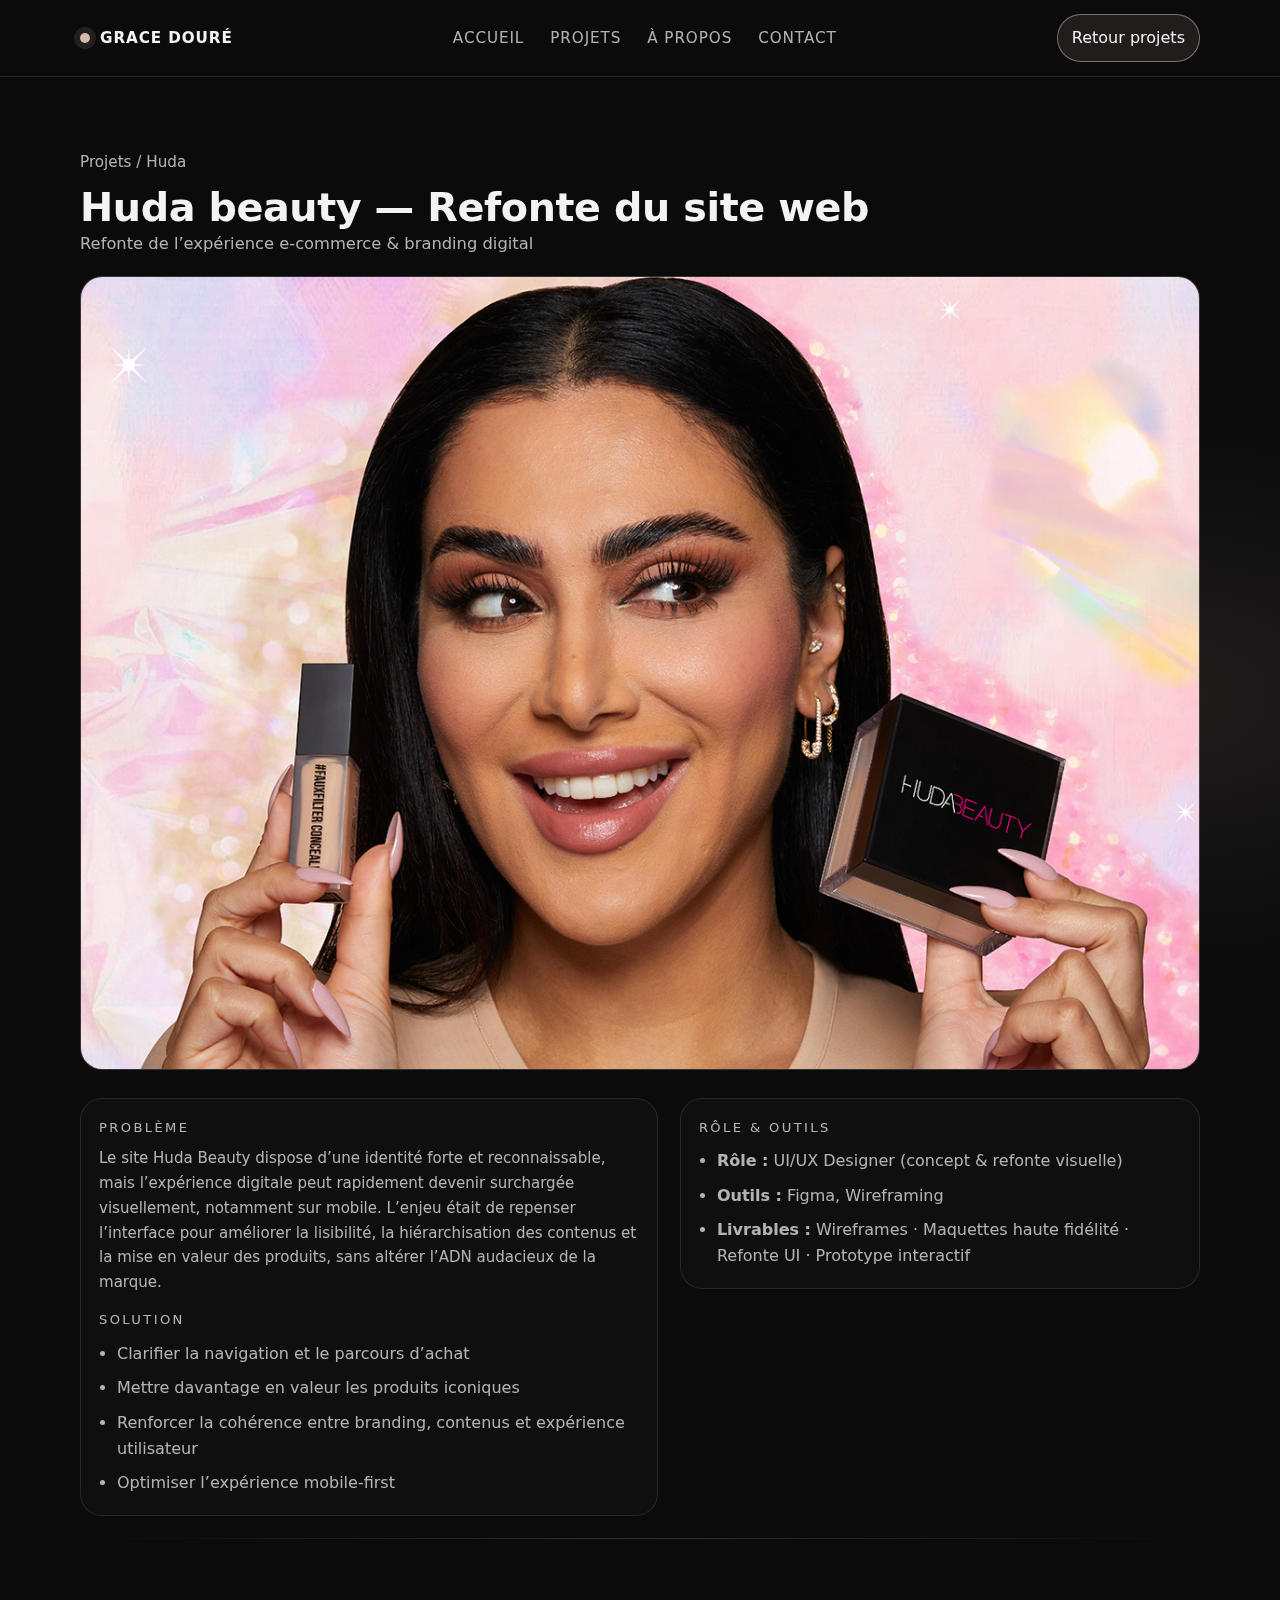
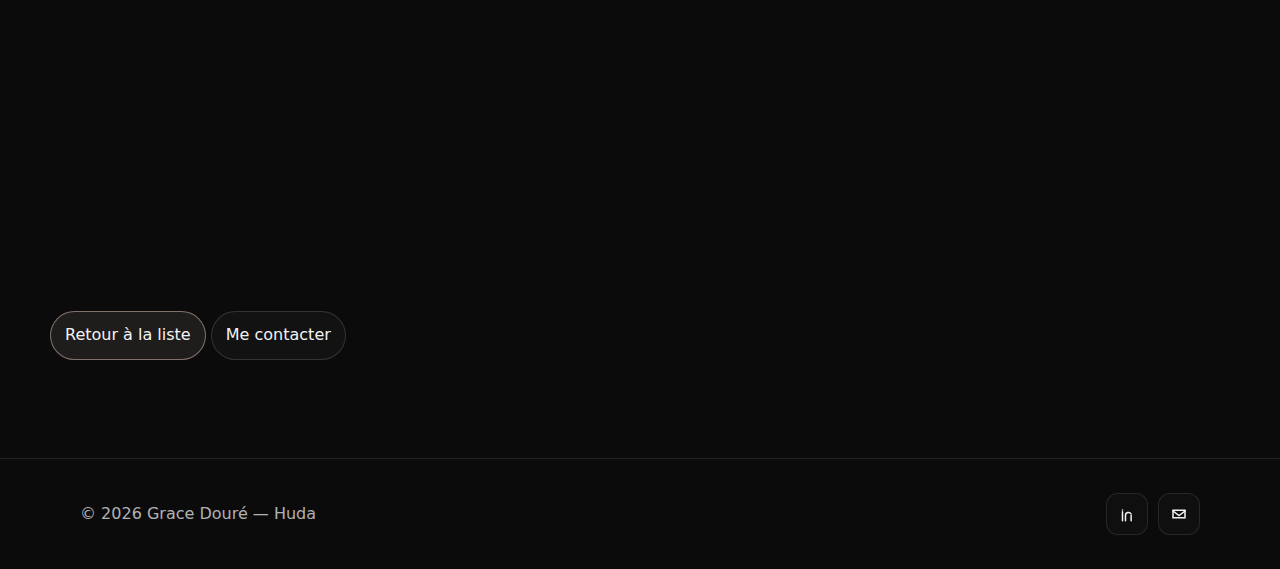
<file: project-huda.html>
<!DOCTYPE html>
<html lang="fr">
  <head>
    <meta charset="utf-8" />
    <meta name="viewport" content="width=device-width, initial-scale=1" />
    <title>Huda Beauty — Refonte du site web</title>
    <link rel="stylesheet" href="assets/css/style.css" />
  </head>
  <body>
    <header class="nav">
      <div class="nav-inner">
        <a class="brand" href="index.html"
          ><span class="brand-dot"></span><span>Grace Douré</span></a
        >
        <nav class="nav-links" aria-label="Navigation principale">
          <a href="index.html">Accueil</a>
          <a href="projects.html">Projets</a>
          <a href="about.html">À propos</a>
          <a href="contact.html">Contact</a>
        </nav>
        <div class="nav-cta">
          <a class="btn primary" href="projects.html">Retour projets</a>
          <button class="icon-btn" data-nav-toggle aria-label="Ouvrir le menu">
            <svg viewBox="0 0 24 24" fill="none">
              <path
                d="M4 7h16M4 12h16M4 17h16"
                stroke="currentColor"
                stroke-width="2"
                stroke-linecap="round"
              />
            </svg>
          </button>
        </div>
      </div>
      <div class="container mobile-panel">
        <a href="index.html">Accueil</a>
        <a href="projects.html">Projets</a>
        <a href="about.html">À propos</a>
        <a href="contact.html">Contact</a>
        <a class="btn primary" style="margin-top: 10px" href="projects.html"
          >Retour projets</a
        >
      </div>
    </header>

    <main class="section">
      <div class="container page-head reveal">
        <div class="breadcrumb">
          <a href="projects.html">Projets</a> / <span>Huda</span>
        </div>
        <h1 class="h2" style="margin-top: 10px">Huda beauty — Refonte du site web</h1>
        <p class="p">
          Refonte de l’expérience e-commerce & branding digital
        </p>

        <div class="cover-wide">
          <img src="/assets/img/Huda accueuil.jpg" alt="Huda cover" />
        </div>

        <div class="two-col">
          <section class="panel">
            <div class="kicker">Problème</div>
            <p class="small">
                Le site Huda Beauty dispose d’une identité forte et reconnaissable, mais l’expérience digitale peut rapidement devenir surchargée visuellement, notamment sur mobile.
                L’enjeu était de repenser l’interface pour améliorer la lisibilité, la hiérarchisation des contenus et la mise en valeur des produits, sans altérer l’ADN audacieux de la marque.
            </p>

            <div class="kicker" style="margin-top: 14px">Solution</div>
            <ul class="list">
              <li>
                Clarifier la navigation et le parcours d’achat
              </li>
              <li>
                Mettre davantage en valeur les produits iconiques
              </li>
              <li>Renforcer la cohérence entre branding, contenus et expérience utilisateur</li>
              <li>
                Optimiser l’expérience mobile-first
              </li>
            </ul>
          </section>

          <aside class="panel">
            <div class="kicker">Rôle & Outils</div>
            <ul class="list">
              <li>
                <strong>Rôle :</strong> UI/UX Designer (concept & refonte visuelle)
              </li>
              <li><strong>Outils :</strong> Figma, Wireframing</li>
              <li><strong>Livrables :</strong> Wireframes · Maquettes haute fidélité · Refonte UI · Prototype interactif</li>
            </ul>
          </aside>
        </div>

        <div class="divider"></div>

        <section style="margin-top: 22px" class="reveal">
          <div class="kicker">Aperçus</div>
          <h2 class="h2" style="margin-top: 10px">UI & écrans</h2>

          <div class="gallery">
            <div class="shot">
              <img src="/assets/img/huda acceuil web.png" alt="Screen 1" />
            </div>
            <div class="shot">
              <img src="/assets/img/huda nouveautés.png" alt="Screen 2" />
            </div>
            <div class="shot">
              <img src="/assets/img/a propos huda.png" alt="Screen 3" />
            </div>
            <div class="shot">
              <img src="/assets/img/huda pub.png" alt="Screen 4" />
            </div>
          </div>
          <div class="shot">
            <img src="/assets/img/huda panier.png" alt="Screen 5" />
          </div>
          <div class="shot">
            <img src="/assets/img/huda hastag.png" alt="Screen 6" />
          </div>
          <div class="shot">
            <img src="/assets/img/huda inspiration.png" alt="Screen 7" />
          </div>
          <div class="shot">
            <img src="/assets/img/huda paiement.png" alt="Screen 8" />
          </div>
          <div class="shot">
            <img src="/assets/img/huda footer.png" alt="Screen 9" />
          </div
            style="margin-top: 18px; display: flex; gap: 12px; flex-wrap: wrap"
          >

          <h2 class="h2" style="margin-top: 10px">Prototype Figma</h2>

          <div class="gallery">
            <div class="shot">
              <img src="/assets/img/huda figma.png" alt="Screen 1" />
            </div>
            
          </div>
          </div
            style="margin-top: 18px; display: flex; gap: 12px; flex-wrap: wrap"
          >

          

            <a class="btn primary" href="projects.html">Retour à la liste</a>
            <a class="btn" href="contact.html">Me contacter</a>
          
        </section>
      </div>
    </main>

    <footer class="footer">
      <div class="footer-inner">
        <div>© <span id="y"></span> Grace Douré — Huda</div>
        <div class="social">
          <a href="https://www.linkedin.com/in/grace-dd/" aria-label="LinkedIn">
            <svg viewBox="0 0 24 24" fill="none">
              <path
                d="M6 9v12M6 6.5v.3"
                stroke="currentColor"
                stroke-width="2"
                stroke-linecap="round"
              />
              <path
                d="M10 21v-7a4 4 0 0 1 7.5-2"
                stroke="currentColor"
                stroke-width="2"
                stroke-linecap="round"
              />
              <path
                d="M17.5 21v-7"
                stroke="currentColor"
                stroke-width="2"
                stroke-linecap="round"
              />
            </svg>
          </a>
          <a href="mailto:grcidd25@gmail.com" aria-label="Email">
            <svg viewBox="0 0 24 24" fill="none">
              <path d="M4 7h16v10H4z" stroke="currentColor" stroke-width="2" />
              <path
                d="m4 8 8 6 8-6"
                stroke="currentColor"
                stroke-width="2"
                stroke-linecap="round"
              />
            </svg>
          </a>
        </div>
      </div>
    </footer>

    <script>
      document.getElementById("y").textContent = new Date().getFullYear();
    </script>
    <script src="assets/js/main.js"></script>
  </body>
</html>
</file>
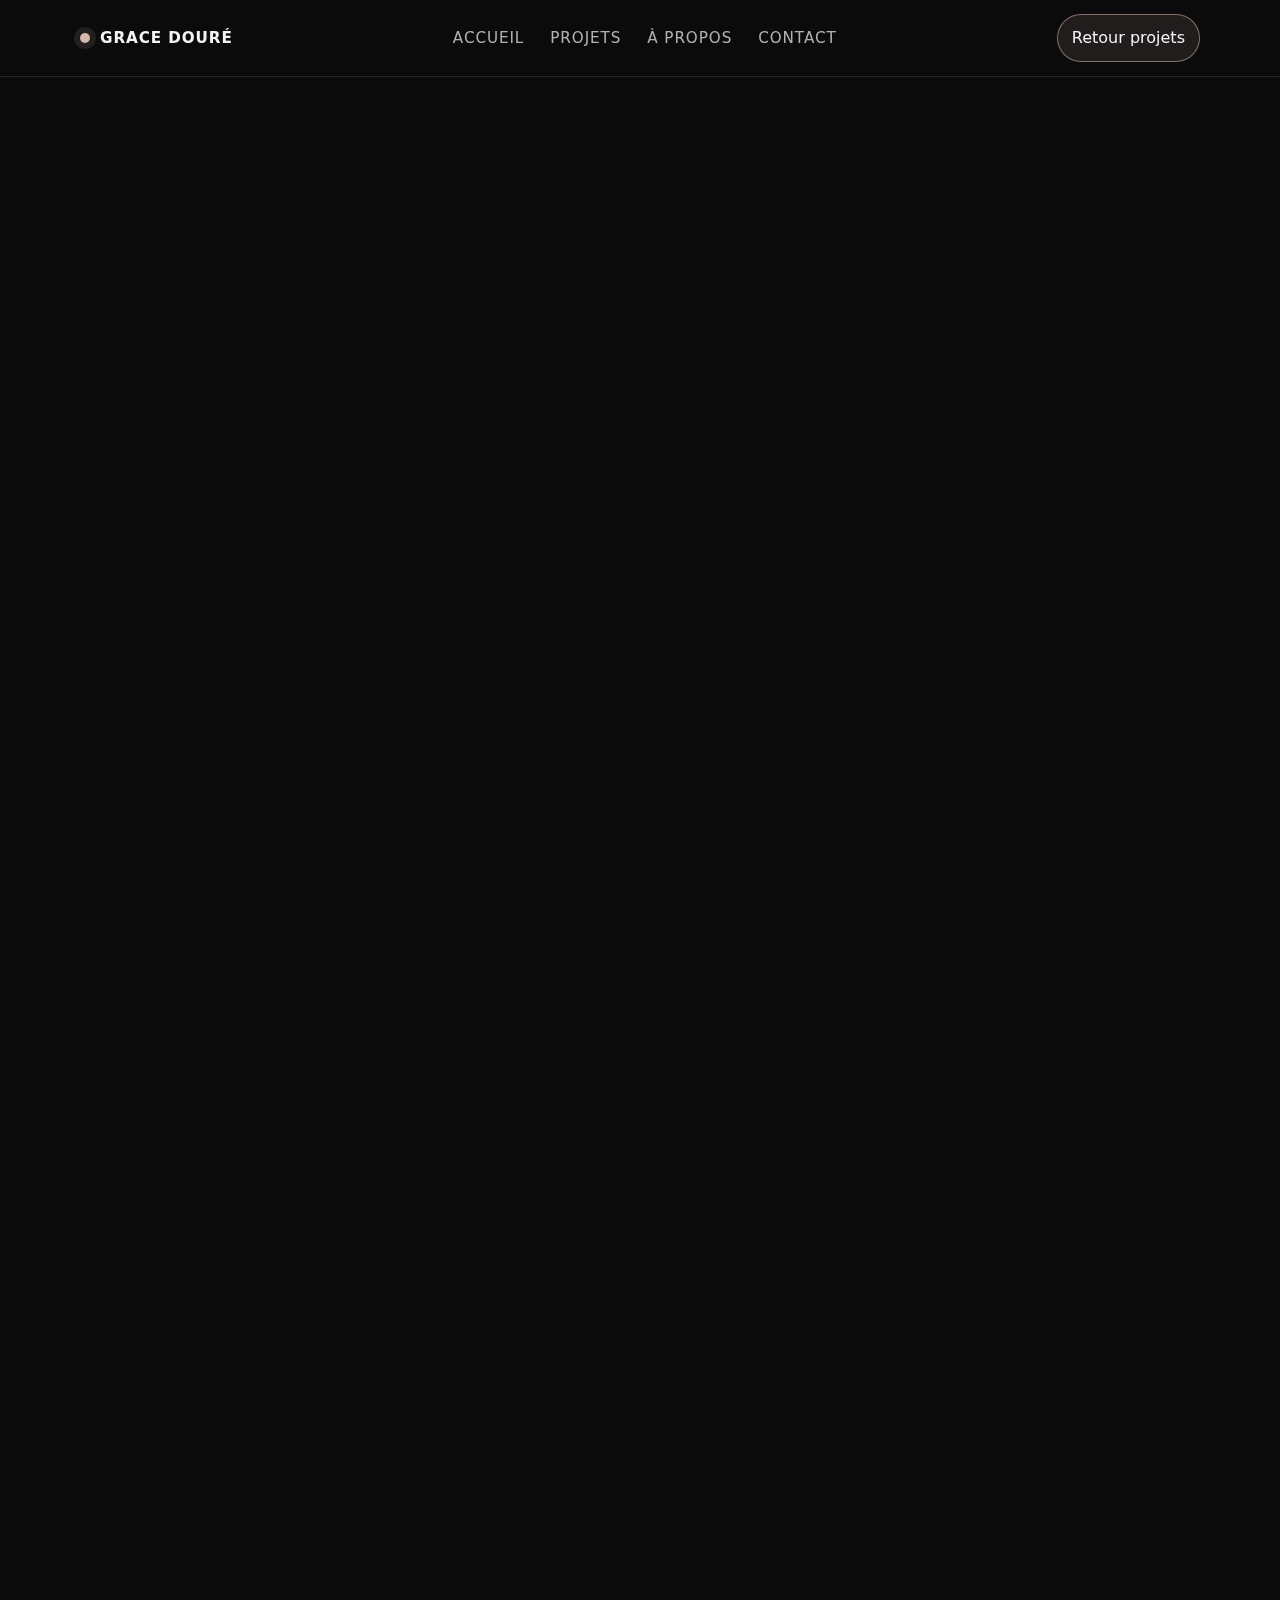
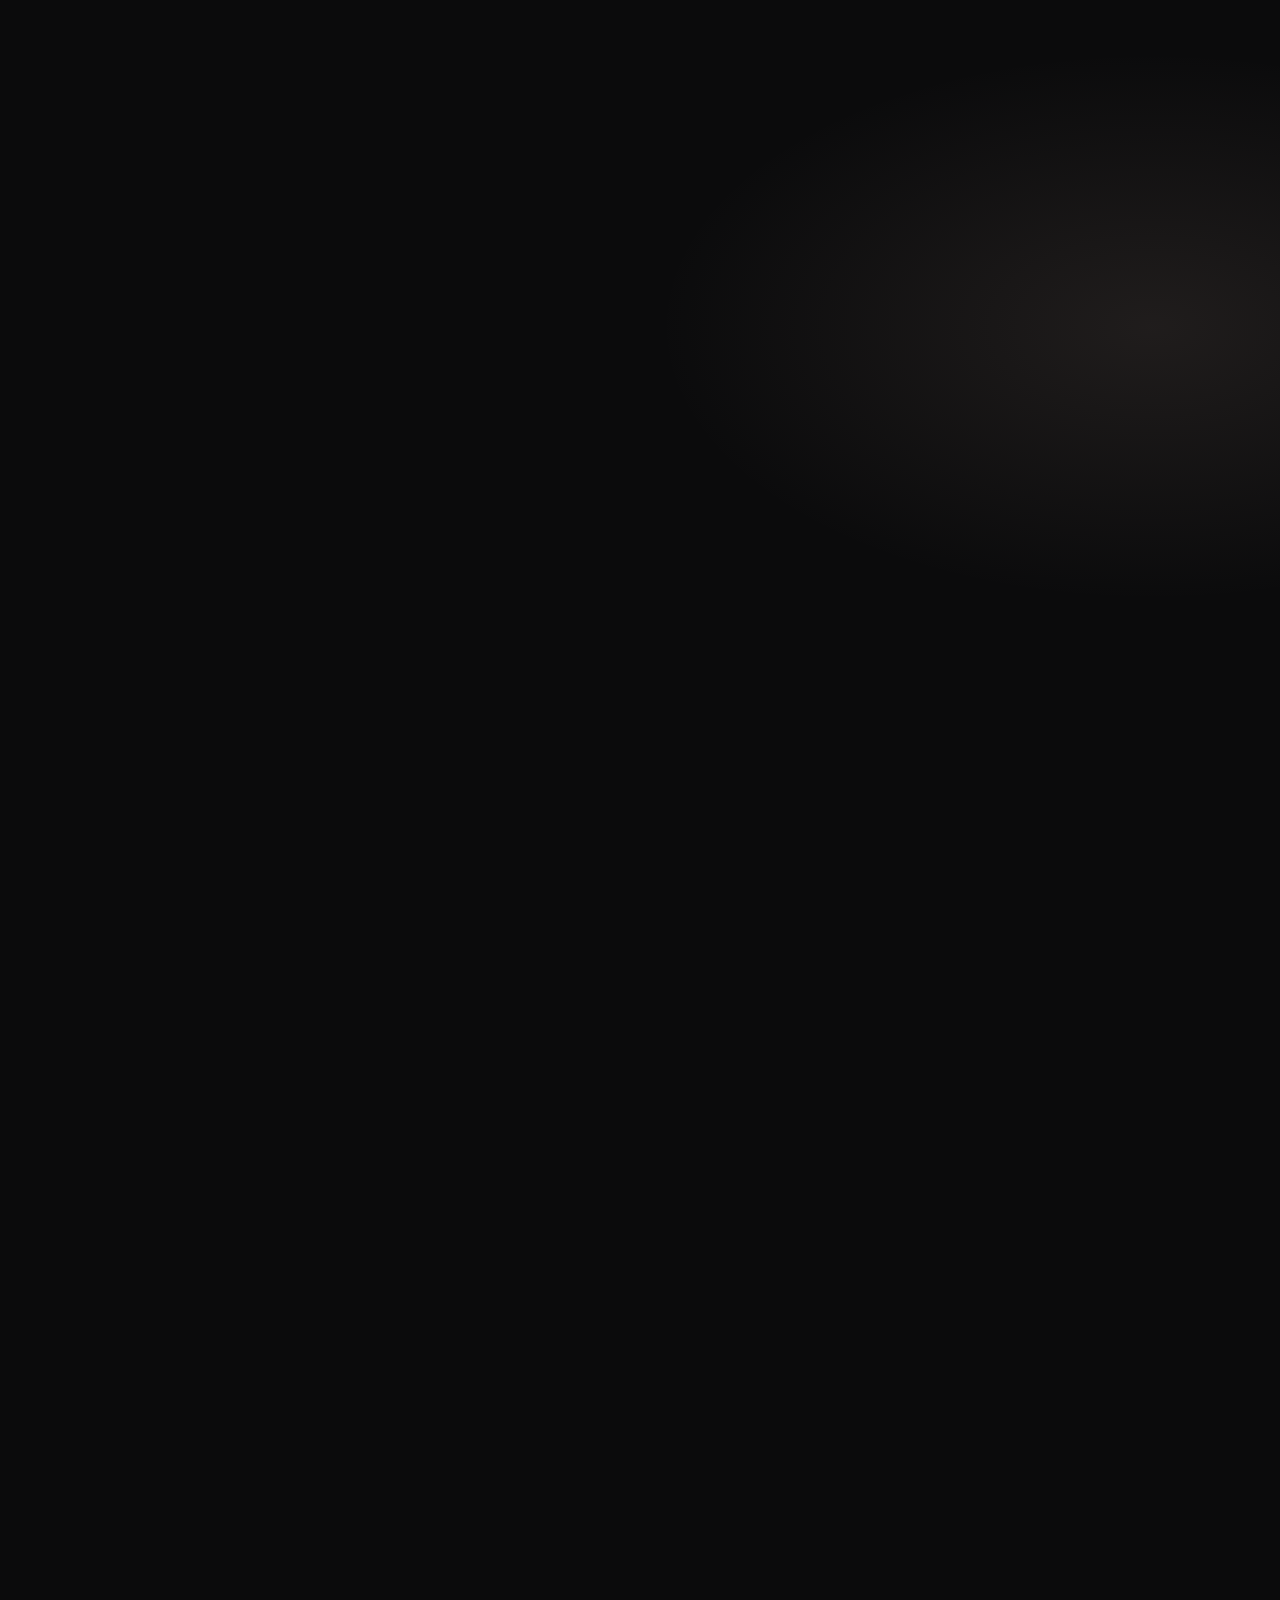
<file: project2.html>
<!DOCTYPE html>
<html lang="fr">
  <head>
    <meta charset="utf-8" />
    <meta name="viewport" content="width=device-width, initial-scale=1" />
    <title>Glowtime — Case Study</title>
    <link rel="stylesheet" href="assets/css/style.css" />
  </head>
  <body>
    <header class="nav">
      <div class="nav-inner">
        <a class="brand" href="index.html"
          ><span class="brand-dot"></span><span>Grace Douré</span></a
        >
        <nav class="nav-links" aria-label="Navigation principale">
          <a href="index.html">Accueil</a>
          <a href="projects.html">Projets</a>
          <a href="about.html">À propos</a>
          <a href="contact.html">Contact</a>
        </nav>
        <div class="nav-cta">
          <a class="btn primary" href="projects.html">Retour projets</a>
          <button class="icon-btn" data-nav-toggle aria-label="Ouvrir le menu">
            <svg viewBox="0 0 24 24" fill="none">
              <path
                d="M4 7h16M4 12h16M4 17h16"
                stroke="currentColor"
                stroke-width="2"
                stroke-linecap="round"
              />
            </svg>
          </button>
        </div>
      </div>
      <div class="container mobile-panel">
        <a href="index.html">Accueil</a>
        <a href="projects.html">Projets</a>
        <a href="about.html">À propos</a>
        <a href="contact.html">Contact</a>
        <a class="btn primary" style="margin-top: 10px" href="projects.html"
          >Retour projets</a
        >
      </div>
    </header>

    <main class="section">
      <div class="container page-head reveal">
        <div class="breadcrumb">
          <a href="projects.html">Projets</a> / <span>Glowtime</span>
        </div>
        <h1 class="h2" style="margin-top: 10px">
          Glowtime — Beauty Product App
        </h1>
        <p class="p">
          Une application orientée produit pour découvrir et réserver des
          services beauté avec un parcours simple et premium.
        </p>

        <div class="cover-wide">
          <img src="/assets/img/1.png" alt="Glowtime cover" />
        </div>

        <div class="two-col">
          <section class="panel">
            <div class="kicker">Contexte</div>
            <p class="small">
              Projet UI/UX : conception d'une expérience de réservation avec une
              navigation claire, une hiérarchie visuelle premium et un prototype
              interactif.
            </p>

            <div class="kicker" style="margin-top: 14px">Objectif</div>
            <ul class="list">
              <li>Réduire la friction : réserver en quelques étapes.</li>
              <li>Mettre en valeur les services et les professionnels.</li>
              <li>Garantir une cohérence UI (components + styles).</li>
            </ul>
          </section>

          <aside class="panel">
            <div class="kicker">Rôle & Outils</div>
            <ul class="list">
              <li><strong>Rôle :</strong> UI/UX Designer (end-to-end)</li>
              <li>
                <strong>Outils :</strong> Figma, prototypage, Canva, Claude, UI
                kit
              </li>
              <li>
                <strong>Livrables :</strong> user flow, maquettes, prototype
              </li>
            </ul>

            <div class="kicker" style="margin-top: 14px">Points forts</div>
            <p class="small">
              Design system léger, composants réutilisables, parcours
              mobile-first.
            </p>
          </aside>
        </div>

        <!-- ===== Behance-style Screens ===== -->
        <section class="behance reveal" style="margin-top: 22px">
          <div class="kicker">Aperçus</div>
          <h2 class="h2" style="margin-top: 10px">Étude de cas</h2>

          <div class="behance-stack">
            <figure class="behance-shot">
              <img src="/assets/img/1.png" alt="Glowtime - Home" />
            </figure>

            <figure class="behance-shot">
              <img src="/assets/img/2.png" alt="Glowtime - Listing" />
            </figure>

            <figure class="behance-shot">
              <img src="/assets/img/3.png" alt="Glowtime - Booking flow" />
            </figure>

            <figure class="behance-shot">
              <img src="/assets/img/4.png" alt="Glowtime - Booking flow" />
            </figure>

            <figure class="behance-shot">
              <img src="/assets/img/5.png" alt="Glowtime - Confirmation" />
            </figure>

            <figure class="behance-shot">
              <img src="/assets/img/6.png" alt="Glowtime - Confirmation" />
            </figure>

            <figure class="behance-shot">
              <img src="/assets/img/7.png" alt="Glowtime - Confirmation" />
            </figure>

            <figure class="behance-shot">
              <img src="/assets/img/8.png" alt="Glowtime - Confirmation" />
            </figure>

            <figure class="behance-shot">
              <img src="/assets/img/9.png" alt="Glowtime - Confirmation" />
            </figure>

            <figure class="behance-shot">
              <img src="/assets/img/10.png" alt="Glowtime - Confirmation" />
            </figure>

            <figure class="behance-shot">
              <img src="/assets/img/11.png" alt="Glowtime - Confirmation" />
            </figure>

            <figure class="behance-shot">
              <img src="/assets/img/12.png" alt="Glowtime - Confirmation" />
            </figure>

            <figure class="behance-shot">
              <img src="/assets/img/13.png" alt="Glowtime - Confirmation" />
            </figure>

            <figure class="behance-shot">
              <img src="/assets/img/14.png" alt="Glowtime - Confirmation" />
            </figure>

            <figure class="behance-shot">
              <img src="/assets/img/15.png" alt="Glowtime - Confirmation" />
            </figure>

            <figure class="behance-shot">
              <img src="/assets/img/16.png" alt="Glowtime - Confirmation" />
            </figure>

            <figure class="behance-shot">
              <img src="/assets/img/17.png" alt="Glowtime - Confirmation" />
            </figure>

            <figure class="behance-shot">
              <img src="/assets/img/18.png" alt="Glowtime - Confirmation" />
            </figure>

            <figure class="behance-shot">
              <img src="/assets/img/mockup1.png" alt="Glowtime - Mockup 1" />
            </figure>

            <figure class="behance-shot">
              <img src="/assets/img/mockup2.png" alt="Glowtime - Mockup 2" />
            </figure>

            <figure class="behance-shot">
              <img src="/assets/img/mockup3.png" alt="Glowtime - Mockup 3" />
            </figure>

            <figure class="behance-shot">
              <img src="/assets/img/mockup4.png" alt="Glowtime - Mockup 4" />
            </figure>

            <figure class="behance-shot">
              <img src="/assets/img/mockup5.png" alt="Glowtime - Mockup 5" />
            </figure>

            <figure class="behance-shot">
              <img src="/assets/img/mockup6.png" alt="Glowtime - Mockup 6" />
            </figure>

            <figure class="behance-shot">
              <img src="/assets/img/mockup7.png" alt="Glowtime - Mockup 7" />
            </figure>
          </div>

          <div class="behance-cta">
            <a class="btn primary" href="projects.html">Retour à la liste</a>
            <a class="btn" href="contact.html">Me contacter</a>
          </div>
        </section>
      </div>
    </main>

    <footer class="footer">
      <div class="footer-inner">
        <div>© <span id="y"></span> Grace Douré — Glowtime</div>
        <div class="social">
          <a href="#" aria-label="LinkedIn">
            <svg viewBox="0 0 24 24" fill="none">
              <path
                d="M6 9v12M6 6.5v.3"
                stroke="currentColor"
                stroke-width="2"
                stroke-linecap="round"
              />
              <path
                d="M10 21v-7a4 4 0 0 1 7.5-2"
                stroke="currentColor"
                stroke-width="2"
                stroke-linecap="round"
              />
              <path
                d="M17.5 21v-7"
                stroke="currentColor"
                stroke-width="2"
                stroke-linecap="round"
              />
            </svg>
          </a>
          <a href="#" aria-label="Email">
            <svg viewBox="0 0 24 24" fill="none">
              <path d="M4 7h16v10H4z" stroke="currentColor" stroke-width="2" />
              <path
                d="m4 8 8 6 8-6"
                stroke="currentColor"
                stroke-width="2"
                stroke-linecap="round"
              />
            </svg>
          </a>
        </div>
      </div>
    </footer>

    <script>
      document.getElementById("y").textContent = new Date().getFullYear();
    </script>
    <script src="assets/js/main.js"></script>
  </body>
</html>
</file>
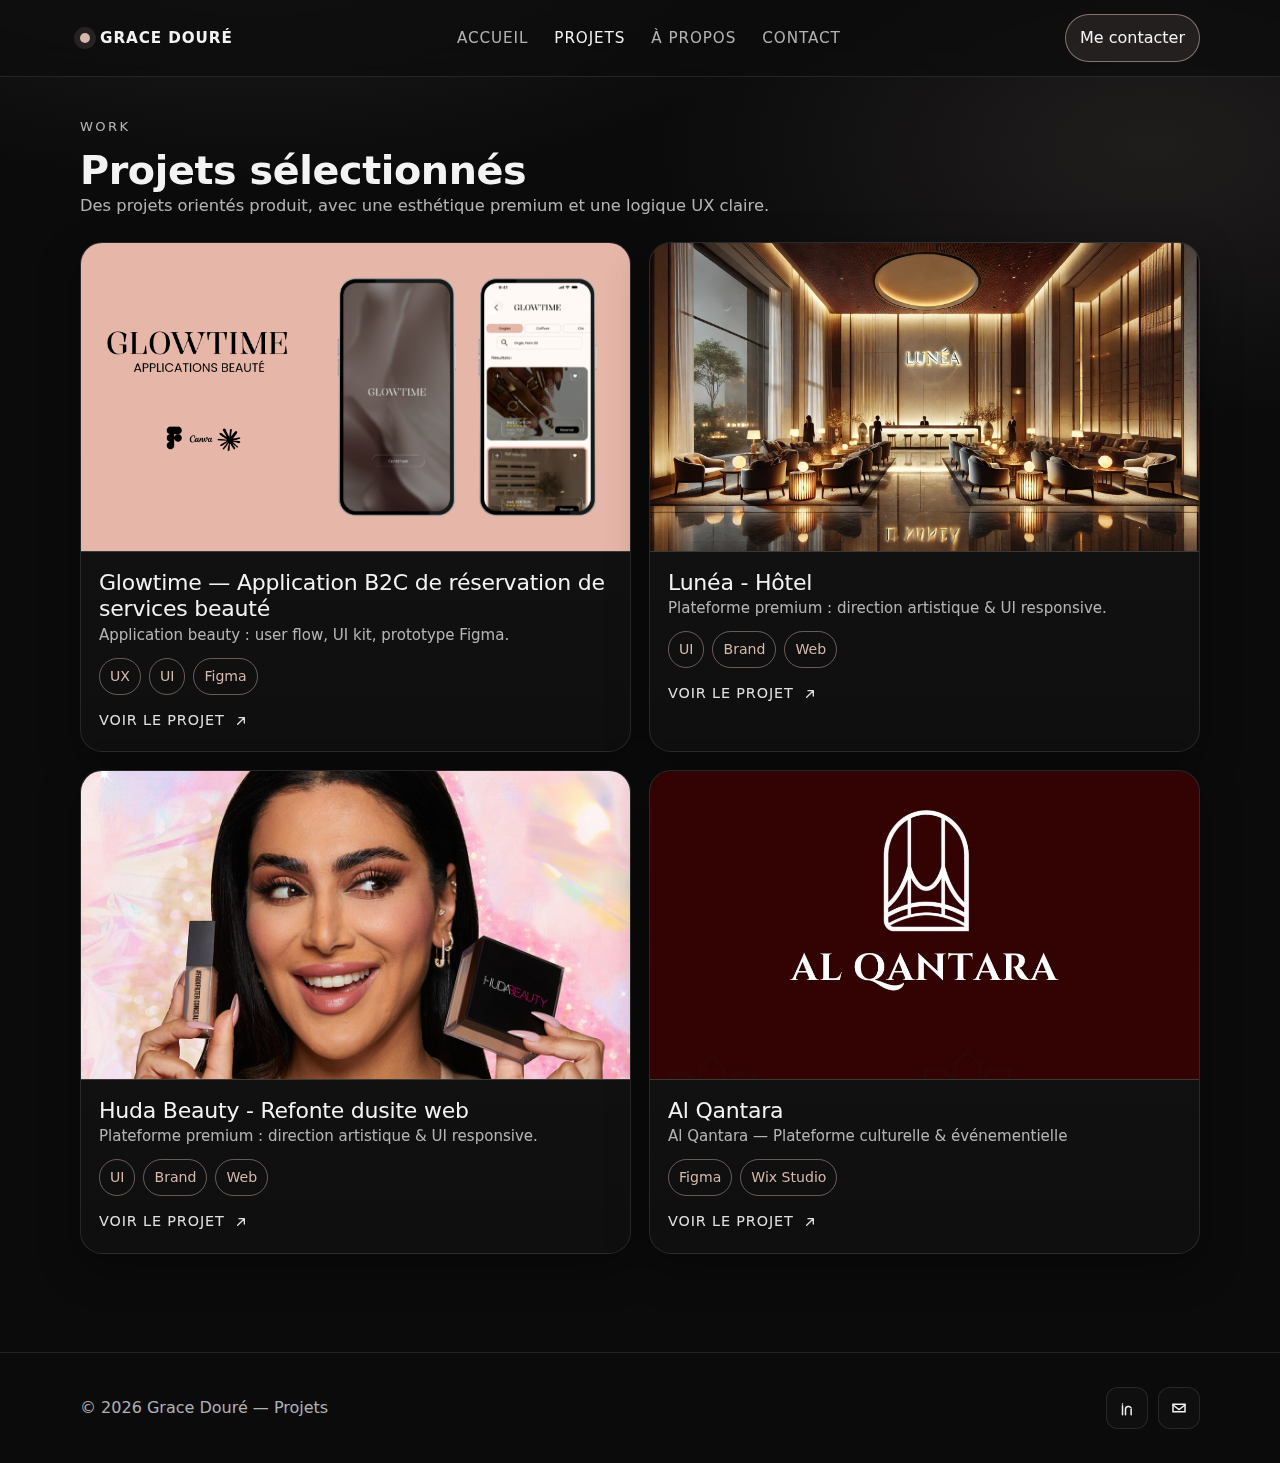
<file: projects.html>
<!DOCTYPE html>
<html lang="fr">
  <head>
    <meta charset="utf-8" />
    <meta name="viewport" content="width=device-width, initial-scale=1" />
    <title>Projets — Grace Douré</title>
    <link rel="stylesheet" href="assets/css/style.css" />
  </head>
  <body>
    <header class="nav">
      <div class="nav-inner">
        <a class="brand" href="index.html"
          ><span class="brand-dot"></span><span>Grace Douré</span></a
        >

        <nav class="nav-links" aria-label="Navigation principale">
          <a href="index.html">Accueil</a>
          <a href="projects.html">Projets</a>
          <a href="about.html">À propos</a>
          <a href="contact.html">Contact</a>
        </nav>

        <div class="nav-cta">
          <a class="btn primary" href="contact.html">Me contacter</a>
          <button class="icon-btn" data-nav-toggle aria-label="Ouvrir le menu">
            <svg viewBox="0 0 24 24" fill="none">
              <path
                d="M4 7h16M4 12h16M4 17h16"
                stroke="currentColor"
                stroke-width="2"
                stroke-linecap="round"
              />
            </svg>
          </button>
        </div>
      </div>

      <div class="container mobile-panel">
        <a href="index.html">Accueil</a>
        <a href="projects.html">Projets</a>
        <a href="about.html">À propos</a>
        <a href="contact.html">Contact</a>
        <a class="btn primary" style="margin-top: 10px" href="contact.html"
          >Me contacter</a
        >
      </div>
    </header>

    <main class="section">
      <div class="container reveal">
        <div class="kicker">Work</div>
        <h1 class="h2" style="margin-top: 10px">Projets sélectionnés</h1>
        <p class="p">
          Des projets orientés produit, avec une esthétique premium et une
          logique UX claire.
        </p>

        <div class="cards">
          <article class="card">
            <div class="cover">
              <img src="/assets/img/1.png" alt="Glowtime" />
            </div>
            <div class="content">
              <div class="h3">
                Glowtime — Application B2C de réservation de services beauté
              </div>
              <p class="small">
                Application beauty : user flow, UI kit, prototype Figma.
              </p>
              <div class="tags">
                <span class="tag">UX</span><span class="tag">UI</span
                ><span class="tag">Figma</span>
              </div>
              <a class="link-arrow" href="project-glowtime.html"
                >Voir le projet
                <svg viewBox="0 0 24 24" fill="none">
                  <path
                    d="M7 17L17 7M17 7H9M17 7V15"
                    stroke="currentColor"
                    stroke-width="2"
                    stroke-linecap="round"
                  />
                </svg>
              </a>
            </div>
          </article>

          <article class="card">
            <div class="cover">
              <img src="/assets/img/Hotel lunéa.webp" alt="Lunéa" />
            </div>
            <div class="content">
              <div class="h3">Lunéa - Hôtel</div>
              <p class="small">
                Plateforme premium : direction artistique & UI responsive.
              </p>
              <div class="tags">
                <span class="tag">UI</span><span class="tag">Brand</span
                ><span class="tag">Web</span>
              </div>
              <a class="link-arrow" href="project-lunea.html"
                >Voir le projet
                <svg viewBox="0 0 24 24" fill="none">
                  <path
                    d="M7 17L17 7M17 7H9M17 7V15"
                    stroke="currentColor"
                    stroke-width="2"
                    stroke-linecap="round"
                  />
                </svg>
              </a>
            </div>
          </article>

          <article class="card">
            <div class="cover">
              <img src="/assets/img/Huda accueuil.jpg" alt="huda" />
            </div>
            <div class="content">
              <div class="h3">Huda Beauty - Refonte dusite web</div>
              <p class="small">
                Plateforme premium : direction artistique & UI responsive.
              </p>
              <div class="tags">
                <span class="tag">UI</span><span class="tag">Brand</span
                ><span class="tag">Web</span>
              </div>
              <a class="link-arrow" href="project-huda.html"
                >Voir le projet
                <svg viewBox="0 0 24 24" fill="none">
                  <path
                    d="M7 17L17 7M17 7H9M17 7V15"
                    stroke="currentColor"
                    stroke-width="2"
                    stroke-linecap="round"
                  />
                </svg>
              </a>
            </div>
          </article>

          <article class="card">
            <div class="cover">
              <img src="/assets/img/Logo al qantra.JPG" alt="alqantara" />
            </div>
            <div class="content">
              <div class="h3">Al Qantara</div>
              <p class="small">
                Al Qantara — Plateforme culturelle & événementielle
              </p>
              <div class="tags">
                <span class="tag">Figma</span
                ><span class="tag">Wix Studio</span>
              </div>
              <a class="link-arrow" href="project-alqantara.html"
                >Voir le projet
                <svg viewBox="0 0 24 24" fill="none">
                  <path
                    d="M7 17L17 7M17 7H9M17 7V15"
                    stroke="currentColor"
                    stroke-width="2"
                    stroke-linecap="round"
                  />
                </svg>
              </a>
            </div>
          </article>

          <!-- <article class="card">
            <div class="cover">
              <img src="/assets/img/REZTY m.png" alt="rezty" />
            </div>
            <div class="content">
              <div class="h3">Hotel Luxury (à venir)</div>
              <p class="small">
                Concept web premium : hero immersif, réservation, UI kit.
              </p>
              <div class="tags">
                <span class="tag">UI</span><span class="tag">UX</span
                ><span class="tag">Web</span>
              </div>
              <a class="link-arrow" href="contact.html"
                >En savoir plus
                <svg viewBox="0 0 24 24" fill="none">
                  <path
                    d="M7 17L17 7M17 7H9M17 7V15"
                    stroke="currentColor"
                    stroke-width="2"
                    stroke-linecap="round"
                  />
                </svg>
              </a>
            </div>
          </article>-->
        </div>
      </div>
    </main>

    <footer class="footer">
      <div class="footer-inner">
        <div>© <span id="y"></span> Grace Douré — Projets</div>
        <div class="social">
          <a href="https://www.linkedin.com/in/grace-dd/" aria-label="LinkedIn">
            <svg viewBox="0 0 24 24" fill="none">
              <path
                d="M6 9v12M6 6.5v.3"
                stroke="currentColor"
                stroke-width="2"
                stroke-linecap="round"
              />
              <path
                d="M10 21v-7a4 4 0 0 1 7.5-2"
                stroke="currentColor"
                stroke-width="2"
                stroke-linecap="round"
              />
              <path
                d="M17.5 21v-7"
                stroke="currentColor"
                stroke-width="2"
                stroke-linecap="round"
              />
            </svg>
          </a>
          <a href="mailto:grcidd25@gmail.com" aria-label="Email">
            <svg viewBox="0 0 24 24" fill="none">
              <path d="M4 7h16v10H4z" stroke="currentColor" stroke-width="2" />
              <path
                d="m4 8 8 6 8-6"
                stroke="currentColor"
                stroke-width="2"
                stroke-linecap="round"
              />
            </svg>
          </a>
        </div>
      </div>
    </footer>

    <script>
      document.getElementById("y").textContent = new Date().getFullYear();
    </script>
    <script src="assets/js/main.js"></script>
  </body>
</html>
</file>
<file: assets/css/style.css>
/* ====== RESET ====== */
*{margin:0;padding:0;box-sizing:border-box}
html{scroll-behavior:smooth}
img{max-width:100%;display:block}
a{color:inherit;text-decoration:none}
button{font:inherit}

/* ====== THEME ====== */
:root{
  --bg:#0b0b0c;
  --surface:#101113;
  --surface-2:#14151a;
  --text:#f3f3f4;
  --muted:rgba(243,243,244,.72);
  --stroke:rgba(255,255,255,.10);
  --stroke-2:rgba(255,255,255,.14);
  --accent:#d6b8ac; /* nude rose */
  --shadow: 0 18px 50px rgba(0,0,0,.45);

  --radius:22px;
  --radius-sm:14px;

  --container: min(1120px, 92vw);
}

body{
  background: radial-gradient(1200px 600px at 20% -10%, rgba(214,184,172,.14), transparent 55%),
              radial-gradient(900px 500px at 90% 10%, rgba(214,184,172,.10), transparent 55%),
              var(--bg);
  color: var(--text);
  font-family: ui-sans-serif, system-ui, -apple-system, Segoe UI, Roboto, Arial, "Poppins", "Playfair Display", sans-serif;
  line-height: 1.65;
}

/* ====== LAYOUT ====== */
.container{width:var(--container);margin:0 auto}
.section{padding: clamp(10px,3vw,50px) 0}
.grid{display:grid;gap:22px}

.kicker{
  letter-spacing:.18em;
  text-transform:uppercase;
  font-size:.82rem;
  color: var(--muted);
}

.h1{
  font-size: clamp(36px, 4.6vw, 68px);
  line-height:1.05;
  letter-spacing:-.02em;
}
.h2{
  font-size: clamp(26px, 3.1vw, 42px);
  letter-spacing:-.01em;
  line-height:1.15;
}
.h3{
  font-size: clamp(18px, 2.1vw, 22px);
  letter-spacing:-.01em;
  line-height:1.2;
}

.p{color: var(--muted); font-size: 1.02rem}
.small{color:var(--muted); font-size:.94rem}
.mono{font-family: ui-monospace, SFMono-Regular, Menlo, Monaco, Consolas, "Liberation Mono", "Courier New", monospace}

/* ====== NAV ====== */
.nav{
  position: sticky;
  top: 0;
  z-index: 1000;
  backdrop-filter: blur(10px);
  background: rgba(11,11,12,.70);
  border-bottom: 1px solid var(--stroke);
}
.nav-inner{
  width: var(--container);
  margin: 0 auto;
  padding: 14px 0;
  display:flex;
  align-items:center;
  justify-content:space-between;
  gap: 18px;
}
.brand{
  display:flex;align-items:center;gap:10px;
  font-weight:600;letter-spacing:.06em;
  text-transform:uppercase;
  font-size:.95rem;
}
.brand-dot{
  width:10px;height:10px;border-radius:999px;
  background: var(--accent);
  box-shadow: 0 0 0 6px rgba(214,184,172,.12);
}
.nav-links{
  display:flex;align-items:center;gap:26px;
  color: var(--muted);
}
.nav-links a{
  font-size:.95rem;
  letter-spacing:.06em;
  text-transform:uppercase;
  transition: color .2s ease;
}
.nav-links a:hover{color: var(--text)}
.nav-links a.active{color: var(--text)}
.nav-cta{
  display:flex;align-items:center;gap:10px;
}
.btn{
  display:inline-flex;align-items:center;justify-content:center;
  padding: 10px 14px;
  border-radius: 999px;
  border: 1px solid var(--stroke-2);
  background: rgba(255,255,255,.03);
  transition: transform .2s ease, border-color .2s ease, background .2s ease;
  color: var(--text);
}
.btn:hover{
  transform: translateY(-1px);
  border-color: rgba(214,184,172,.45);
  background: rgba(214,184,172,.08);
}
.btn.primary{
  border-color: rgba(214,184,172,.55);
  background: rgba(214,184,172,.10);
}
.btn.primary:hover{
  background: rgba(214,184,172,.16);
}
.icon-btn{
  width:42px;height:42px;border-radius:12px;
  border: 1px solid var(--stroke-2);
  background: rgba(255,255,255,.03);
  display:none;
  align-items:center;justify-content:center;
  cursor:pointer;
}
.icon-btn svg{width:22px;height:22px}
.mobile-panel{
  display:none;
  border-top: 1px solid var(--stroke);
  padding: 12px 0 18px;
}
.mobile-panel a{
  display:block;
  padding: 12px 0;
  color: var(--muted);
  letter-spacing:.06em;
  text-transform:uppercase;
}
.mobile-panel a:hover{color:var(--text)}
.nav.open .mobile-panel{display:block}

/* ====== HERO ====== */
.hero{
  padding-top: calc(var(--nav-h, 72px) + 44px);
  padding-bottom: 44px;
}

.hero-grid{
  display:grid;
  grid-template-columns: 1.2fr .8fr;
  gap: 28px;
  align-items: end;
  padding-bottom: clamp(34px, 4vw, 58px);
  padding-bottom: 26px;

}
.hero-left .p{max-width: 58ch; margin-top: 16px}
.hero-actions{display:flex;gap:12px;margin-top: 22px;flex-wrap:wrap}
.hero-meta{
  display:flex;gap:16px;flex-wrap:wrap;margin-top:18px;color:var(--muted);font-size:.95rem
}
.chip{
  display:inline-flex;align-items:center;gap:8px;
  padding: 8px 12px;
  border-radius: 999px;
  border: 1px solid var(--stroke);
  background: rgba(255,255,255,.02);
}
.chip .dot{
  width:7px;height:7px;border-radius:99px;background: var(--accent);
}
.hero-card{
  border: 1px solid var(--stroke);
  background: linear-gradient(180deg, rgba(255,255,255,.05), rgba(255,255,255,.02));
  border-radius: var(--radius);
  box-shadow: var(--shadow);
  overflow:hidden;
}
.hero-card .img{
  aspect-ratio: 4/3;
  background: rgba(214,184,172,.12);
  border-bottom: 1px solid var(--stroke);
}
.hero-card .img img{width:100%;height:100%;object-fit:cover}
.hero-card .body{padding:16px 16px 18px}
.hero-card .body .small{margin-top:6px}

/* ====== DIVIDER ====== */
.divider{
  height:1px;background: linear-gradient(90deg, transparent, rgba(255,255,255,.18), transparent);
  margin: 22px 0 0;
  opacity:.9;
}

/* ====== PROJECT CARDS ====== */
.cards{
  display:grid;
  grid-template-columns: repeat(12, 1fr);
  gap: 18px;
  margin-top: 22px;
}
.card{
  grid-column: span 6;
  border: 1px solid var(--stroke);
  background: linear-gradient(180deg, rgba(255,255,255,.04), rgba(255,255,255,.02));
  border-radius: var(--radius);
  overflow:hidden;
  box-shadow: 0 14px 40px rgba(0,0,0,.35);
  transition: transform .25s ease, border-color .25s ease, background .25s ease;
}
.card:hover{
  transform: translateY(-4px);
  border-color: rgba(214,184,172,.40);
  background: linear-gradient(180deg, rgba(214,184,172,.08), rgba(255,255,255,.02));
}
.card .cover{
  aspect-ratio: 16/9;
  background: rgba(214,184,172,.10);
  border-bottom:1px solid var(--stroke);
}
.card .cover img{width:100%;height:100%;object-fit:cover}
.card .content{padding:18px}
.meta-row{display:flex;justify-content:space-between;gap:12px;flex-wrap:wrap;margin-top:10px}
.tags{display:flex;gap:8px;flex-wrap:wrap;margin-top:10px}
.tag{
  border:1px solid rgba(214,184,172,.45);
  color: var(--accent);
  padding: 6px 10px;
  border-radius: 999px;
  font-size: .88rem;
}
.link-arrow{
  display:inline-flex;align-items:center;gap:8px;color: var(--text);
  margin-top: 14px;
  letter-spacing:.06em;
  text-transform:uppercase;
  font-size:.9rem;
  opacity:.92;
}
.link-arrow svg{width:16px;height:16px}
.link-arrow:hover{opacity:1}

/* ====== FEATURE STRIP ====== */
.strip{
  border: 1px solid var(--stroke);
  border-radius: var(--radius);
  background: linear-gradient(180deg, rgba(255,255,255,.04), rgba(255,255,255,.02));
  padding: 18px;
}
.strip-grid{
  display:grid;
  grid-template-columns: repeat(12, 1fr);
  gap: 14px;
}
.strip-item{
  grid-column: span 4;
  padding: 14px;
  border-radius: var(--radius-sm);
  border: 1px solid rgba(255,255,255,.08);
  background: rgba(255,255,255,.02);
}
.strip-item .small{margin-top:6px}

/* ====== CASE STUDY ====== */
.page-head{
  padding: 34px 0 0;
}
.breadcrumb{color: var(--muted); font-size:.95rem}
.breadcrumb a:hover{color:var(--text)}
.cover-wide{
  margin-top: 18px;
  border: 1px solid var(--stroke);
  border-radius: var(--radius);
  overflow:hidden;
  background: rgba(214,184,172,.10);
}
.cover-wide img{width:100%;height:100%;object-fit:cover}
.two-col{
  display:grid;
  grid-template-columns: 1fr .9fr;
  gap: 22px;
  margin-top: 28px;
  align-items:start;
}
.panel{
  border: 1px solid var(--stroke);
  border-radius: var(--radius);
  background: rgba(255,255,255,.02);
  padding: 18px;
}
.panel .small{margin-top:8px}
.list{
  margin-top:10px;
  display:grid;
  gap: 8px;
}
.list li{color: var(--muted); margin-left: 18px}
.gallery{
  margin-top: 22px;
  display:grid;
  grid-template-columns: repeat(12, 1fr);
  gap: 14px;
}
.shot{
  grid-column: span 6;
  border: 1px solid var(--stroke);
  border-radius: var(--radius);
  overflow:hidden;
  background: rgba(255,255,255,.02);
}
.shot img{width:100%;height:100%;object-fit:cover}

/* ====== ABOUT ====== */
.about-grid{
  display:grid;
  grid-template-columns: .9fr 1.1fr;
  gap: 24px;
  align-items:start;
}
.stats{
  display:grid;
  grid-template-columns: repeat(2,1fr);
  gap: 12px;
  margin-top: 16px;
}
.stat{
  border:1px solid var(--stroke);
  border-radius: var(--radius-sm);
  background: rgba(255,255,255,.02);
  padding: 14px;
}
.stat .num{
  font-size: 1.35rem;
  font-weight: 700;
  letter-spacing: -.02em;
}
.stat .small{margin-top:4px}

/* ====== CONTACT ====== */
.contact-grid{
  display:grid;
  grid-template-columns: 1fr 1fr;
  gap: 22px;
}
.field{
  display:grid; gap: 8px;
}
label{font-size:.9rem;color:var(--muted);letter-spacing:.08em;text-transform:uppercase}
input, textarea{
  border: 1px solid var(--stroke);
  background: rgba(255,255,255,.02);
  padding: 12px 12px;
  border-radius: 14px;
  color: var(--text);
  outline:none;
}
textarea{min-height: 140px; resize: vertical}
input:focus, textarea:focus{border-color: rgba(214,184,172,.55)}
.form-row{display:grid;gap:14px}
.form-row.two{grid-template-columns: 1fr 1fr}
.help{margin-top:10px;color:var(--muted);font-size:.92rem}

/* ====== FOOTER ====== */
.footer{
  padding: 34px 0;
  border-top: 1px solid var(--stroke);
  margin-top: 60px;
  color: var(--muted);
}
.footer-inner{
  width: var(--container);
  margin:0 auto;
  display:flex;
  justify-content:space-between;
  align-items:center;
  gap: 14px;
  flex-wrap:wrap;
}
.social{
  display:flex;gap:10px;align-items:center
}
.social a{
  width:42px;height:42px;border-radius:12px;
  border: 1px solid var(--stroke);
  background: rgba(255,255,255,.02);
  display:flex;align-items:center;justify-content:center;
  transition: transform .2s ease, border-color .2s ease, background .2s ease;
}
.social a:hover{
  transform: translateY(-2px);
  border-color: rgba(214,184,172,.45);
  background: rgba(214,184,172,.08);
}
.social svg{width:18px;height:18px;color:var(--text)}

/* ====== REVEAL ANIM ====== */
.reveal{opacity:0; transform: translateY(16px); transition: opacity .7s ease, transform .7s ease; will-change: opacity, transform}
.reveal.is-visible{opacity:1; transform: translateY(0)}
@media (prefers-reduced-motion: reduce){
  .reveal{opacity:1;transform:none;transition:none}
}

/* ====== RESPONSIVE ====== */
@media (max-width: 920px){
  .hero-grid{grid-template-columns: 1fr; align-items:start}
  .two-col{grid-template-columns:1fr}
  .about-grid{grid-template-columns:1fr}
  .contact-grid{grid-template-columns:1fr}
  .card{grid-column: span 12}
  .strip-item{grid-column: span 12}
  .shot{grid-column: span 12}
}
@media (max-width: 820px){
  .nav-links, .nav-cta .btn.primary{display:none}
  .icon-btn{display:flex}
}

/* ===== HERO ===== */
.hero {
  background: #0b0b0b;
  color: #ffffff;
  padding: 140px 0 100px; /* espace sous la nav fixe */
}

.hero-container {
  width: min(1200px, 92vw);
  margin: 0 auto;
  display: grid;
  grid-template-columns: 1.1fr 0.9fr;
  gap: 60px;
  align-items: center;
}

/* ===== Colonne gauche ===== */
.hero-left {
  display: flex;
  flex-direction: column;
  align-items: flex-start; /* 🔥 clé : tout à gauche */
  text-align: left;
}

/* Titre */
.hero-title {
  font-size: clamp(56px, 6vw, 88px);
  font-weight: 700;
  letter-spacing: -0.02em;
  line-height: 1;
  margin-bottom: 20px;
}

/* Texte sous le titre */
.hero-text {
  font-size: 1rem;
  line-height: 1.9;
  color: rgba(255, 255, 255, 0.78);
  max-width: 520px;
  margin-bottom: 28px;
}

/* Boutons */
.hero-actions {
  display: flex;
  gap: 14px;
}

/* Bouton CV */
.btn-cv {
  padding: 12px 18px;
  border-radius: 999px;
  background: #d6b8ac;
  color: #111;
  font-size: 0.95rem;
  font-weight: 500;
  text-decoration: none;
  border: none;
  transition: transform 0.25s ease, opacity 0.25s ease;
}

.btn-cv:hover {
  transform: translateY(-2px);
  opacity: 0.9;
}

/* Bouton Linkedin */
.btn-outline {
  padding: 12px 18px;
  border-radius: 999px;
  background: transparent;
  border: 1px solid rgba(255,255,255,0.25);
  color: #ffffff;
  font-size: 0.95rem;
  font-weight: 500;
  text-decoration: none;
  transition: transform 0.25s ease, border-color 0.25s ease;
}

.btn-outline:hover {
  transform: translateY(-2px);
  border-color: #d6b8ac;
}

/* ===== Colonne droite (photo) ===== */
.hero-right {
  display: flex;
  justify-content: flex-end;
}

.hero-photo {
  width: 100%;
  max-width: 420px;
  border-radius: 24px;
  overflow: hidden;
  border: 1px solid rgba(255,255,255,0.12);
  box-shadow: 0 20px 50px rgba(0,0,0,0.45);
}

.hero-photo img {
  width: 100%;
  height: auto;
  display: block;
  object-fit: cover;
}

/* ===== Responsive ===== */
@media (max-width: 900px) {
  .hero {
    padding: 120px 0 80px;
  }

  .hero-container {
    grid-template-columns: 1fr;
    gap: 40px;
  }

  .hero-right {
    justify-content: flex-start;
  }

  .hero-title {
    font-size: clamp(44px, 10vw, 64px);
  }
}

/* 1. Le Conteneur Parent : Active le mode Flexbox */
.hero-wrapper {
  display: flex;             /* Met les éléments côte à côte */
  align-items: center;       /* Centre verticalement l'image par rapport au texte */
  justify-content: space-between; /* Écarte le texte à gauche et l'image à droite */
  gap: 5%;                   /* Espace entre le bloc texte et le bloc image */
  
  /* Optionnel : pour limiter la largeur sur les très grands écrans */
  max-width: 1400px;
  margin: 0 auto 50px auto; /* Centre le bloc sur la page */
  padding: 20px;
}

/* 2. La Colonne de Gauche (Texte) */
.hero-content-left {
  flex: 1 1 55%;            /* Prend environ 55% de la largeur, peut rétrécir/grandir */
  padding-right: 20px;      /* Petite marge de sécurité à droite */
}

/* 3. La Colonne de Droite (Conteneur de l'image) */
.hero-image-right {
  flex: 0 0 40%;            /* Force la largeur à 40%. Ne grandit pas, ne rétrécit pas. */
  display: flex;
  justify-content: flex-end; /* Pousse l'image vers la droite de son conteneur */
}

/* 4. L'image elle-même */
.hero-image-right img {
  width: 100%;              /* L'image prend toute la largeur de son conteneur (les 40%) */
  max-width: 450px;         /* Taille maximale pour éviter qu'elle soit géante */
  height: auto;             /* Garde les proportions */
  border-radius: 16px;      /* Optionnel : coins arrondis pour le style premium */
  object-fit: cover;
}

/* --- RESPONSIVE --- */
/* Sur tablette et mobile, on empile à nouveau pour que ce soit lisible */
@media (max-width: 992px) {
  .hero-wrapper {
    flex-direction: column; /* On empile verticalement */
    text-align: center;     /* On centre le texte */
    gap: 40px;
  }

  .hero-content-left,
  .hero-image-right {
    flex: auto;            /* On réinitialise les largeurs */
    width: 100%;
    padding: 0;
  }

  .hero-image-right {
    justify-content: center; /* Centre l'image sur mobile */
  }
}


/* =========================================
   FIX: images collées aux bords (mobile + ordi)
   À coller tout en bas du style.css
========================================= */

/* 1) on force une marge intérieure sur la page projet */
main.section{
  padding-left: 50px;
  padding-right: 50px;
}

/* 2) sur petit écran, un peu moins */
@media (max-width: 920px){
  main.section{
    padding-left: 16px;
    padding-right: 16px;
  }

  /* en mobile : 1 colonne pour éviter l’effet collé */
  .shot{ grid-column: span 12; }
}

/* 3) sécurité anti-débordement */
.cover-wide,
.gallery,
.shot{
  max-width: 100%;
}

.shot img,
.cover-wide img{
  width: 100%;
  height: auto;
  display: block;
}











/* =========================
   GLOWTIME — CASE STUDY
   (maquette scroll)
========================= */
:root{
  --gt-brown:#4a3f35;
  --gt-nude:#ead8c0;
  --gt-cream:#fff8f4;
  --gt-rose:#e6b2a9;

  --gt-radius: 22px;
  --gt-stroke: rgba(255,255,255,.10);
  --gt-shadow: 0 18px 55px rgba(0,0,0,.45);
}

/* wrapper */
.gt{
  background:
    radial-gradient(1100px 700px at 15% -10%, rgba(234,216,192,.10), transparent 55%),
    radial-gradient(900px 600px at 90% 15%, rgba(230,178,169,.08), transparent 55%),
    var(--bg);
}

/* titres */
.gt-kicker{
  letter-spacing:.18em;
  text-transform:uppercase;
  font-size:.80rem;
  color: rgba(255,255,255,.60);
}
.gt-h2{
  font-size: clamp(26px, 3vw, 40px);
  letter-spacing: -.01em;
  line-height: 1.15;
  margin-top: 10px;
}
.gt-h3{
  font-size: 1.05rem;
  letter-spacing: -.01em;
}
.gt-p{ color: rgba(255,255,255,.72); }

/* sections */
.gt-section{
  padding: clamp(52px, 7vw, 92px) 0;
}
.gt-section--alt{
  background: linear-gradient(180deg, rgba(255,255,255,.02), rgba(255,255,255,.00));
  border-top: 1px solid rgba(255,255,255,.06);
  border-bottom: 1px solid rgba(255,255,255,.06);
}
.gt-head{ margin-bottom: 22px; }

/* ===== HERO ===== */
.gt-hero{
  padding: clamp(32px, 5vw, 56px) 0 clamp(52px, 7vw, 84px);
}
.gt-hero-grid{
  display:grid;
  grid-template-columns: 1.35fr .65fr;
  gap: 18px;
  align-items:start;
}

/* cover grande */
.gt-hero-cover{
  border-radius: var(--gt-radius);
  overflow:hidden;
  border: 1px solid var(--gt-stroke);
  box-shadow: var(--gt-shadow);
  background: rgba(255,255,255,.03);
}
.gt-hero-cover img{
  width:100%;
  height:auto;
  display:block;
}

/* colonne cards */
.gt-hero-cards{
  display:grid;
  gap: 14px;
}
.gt-card{
  border-radius: var(--gt-radius);
  border: 1px solid rgba(255,255,255,.10);
  box-shadow: 0 14px 40px rgba(0,0,0,.35);
  overflow:hidden;
  padding: 16px 16px 18px;
}
.gt-card-title{
  font-size: .85rem;
  letter-spacing:.16em;
  text-transform:uppercase;
  opacity:.85;
  margin-bottom: 10px;
}
.gt-card-text{
  color: rgba(255,255,255,.78);
  line-height: 1.7;
  font-size: .98rem;
}
.gt-card--dark{
  background: rgba(255,255,255,.04);
}
.gt-card--light{
  background: rgba(234,216,192,.12);
  border-color: rgba(234,216,192,.24);
}
.gt-card--light .gt-card-text{ color: rgba(255,255,255,.80); }
.gt-card--image{
  padding: 0;
  background: rgba(255,255,255,.03);
}
.gt-card--image img{
  width:100%;
  height:auto;
  display:block;
}

/* ===== STEPS (analyse) ===== */
.gt-steps{
  display:grid;
  grid-template-columns: repeat(12, 1fr);
  gap: 14px;
}
.gt-step{
  grid-column: span 6;
  display:flex;
  gap: 14px;
  padding: 16px;
  border-radius: var(--gt-radius);
  border: 1px solid rgba(255,255,255,.10);
  background: rgba(255,255,255,.03);
}
.gt-step-num{
  width: 40px;
  height: 40px;
  border-radius: 999px;
  display:flex;
  align-items:center;
  justify-content:center;
  font-weight: 700;
  color: var(--gt-brown);
  background: var(--gt-nude);
  flex: 0 0 auto;
}
.gt-step .gt-p{ margin-top: 6px; }

/* ===== PERSONAS ===== */
.gt-personas{
  display:grid;
  grid-template-columns: repeat(12, 1fr);
  gap: 14px;
}
.gt-persona{
  grid-column: span 6;
  border-radius: var(--gt-radius);
  border: 1px solid rgba(255,255,255,.10);
  background: rgba(255,255,255,.03);
  overflow:hidden;
  padding: 16px;
}
.gt-persona-top{
  display:flex;
  gap: 14px;
  align-items:center;
}
.gt-persona-top img{
  width: 72px;
  height: 72px;
  border-radius: 16px;
  object-fit: cover;
  border: 1px solid rgba(255,255,255,.12);
}
.gt-list{
  margin-top: 12px;
  padding-left: 18px;
  display:grid;
  gap: 6px;
  color: rgba(255,255,255,.70);
}

/* ===== MEDIA (images grandes) ===== */
.gt-media{
  border-radius: var(--gt-radius);
  overflow:hidden;
  border: 1px solid rgba(255,255,255,.10);
  background: rgba(255,255,255,.03);
  box-shadow: 0 14px 40px rgba(0,0,0,.35);
}
.gt-media img{ width:100%; height:auto; display:block; }
.gt-media--card{ padding: 10px; }

/* ===== STYLE GRID ===== */
.gt-stylegrid{
  display:grid;
  grid-template-columns: repeat(12, 1fr);
  gap: 14px;
}
.gt-style-card{
  grid-column: span 6;
  border-radius: var(--gt-radius);
  border: 1px solid rgba(255,255,255,.10);
  background: rgba(255,255,255,.03);
  padding: 16px;
}
.gt-style-card--wide{ grid-column: 1 / -1; }

.gt-swatches{
  display:grid;
  grid-template-columns: repeat(2, 1fr);
  gap: 12px;
  margin-top: 12px;
}
.gt-swatch{
  display:flex;
  align-items:center;
  gap: 10px;
  padding: 12px;
  border-radius: 16px;
  border: 1px solid rgba(255,255,255,.08);
  background: rgba(0,0,0,.20);
}
.gt-swatch span{
  width: 44px;
  height: 44px;
  border-radius: 14px;
  border: 1px solid rgba(0,0,0,.20);
}
.gt-swatch p{
  margin:0;
  color: rgba(255,255,255,.82);
}

.gt-typo{ margin-top: 12px; display:grid; gap: 10px; }
.gt-typo-line{ margin:0; color: rgba(255,255,255,.80); }
.gt-typo-label{
  display:inline-block;
  min-width: 70px;
  color: rgba(255,255,255,.55);
  text-transform: uppercase;
  letter-spacing: .12em;
  font-size: .78rem;
}

.gt-ui-samples{
  margin-top: 12px;
  display:flex;
  gap: 10px;
  flex-wrap:wrap;
}
.gt-ui-pill{
  padding: 10px 12px;
  border-radius: 999px;
  border: 1px solid rgba(234,216,192,.25);
  background: rgba(234,216,192,.10);
  color: rgba(255,255,255,.86);
  font-size: .95rem;
}
.gt-ui-pill--dark{
  background: rgba(74,63,53,.45);
  border-color: rgba(234,216,192,.20);
}
.gt-ui-pill--outline{
  background: transparent;
  border-color: rgba(255,255,255,.18);
}

/* ===== SCREENS GRID ===== */
.gt-shots{
  margin-top: 18px;
  display:grid;
  grid-template-columns: repeat(12, 1fr);
  gap: 14px;
}
.gt-shot{
  grid-column: span 6;
  border-radius: var(--gt-radius);
  overflow:hidden;
  border: 1px solid rgba(255,255,255,.10);
  background: rgba(255,255,255,.03);
  box-shadow: 0 14px 40px rgba(0,0,0,.35);
}
.gt-shot--full{ grid-column: 1 / -1; }
.gt-shot img{ width:100%; height:auto; display:block; }

/* CTA */
.gt-cta{
  margin-top: 22px;
  display:flex;
  gap: 12px;
  flex-wrap: wrap;
}

/* ===== Responsive ===== */
@media (max-width: 980px){
  .gt-hero-grid{ grid-template-columns: 1fr; }
  .gt-step{ grid-column: 1 / -1; }
  .gt-persona{ grid-column: 1 / -1; }
  .gt-style-card{ grid-column: 1 / -1; }
  .gt-shot{ grid-column: 1 / -1; }
}
</file>
